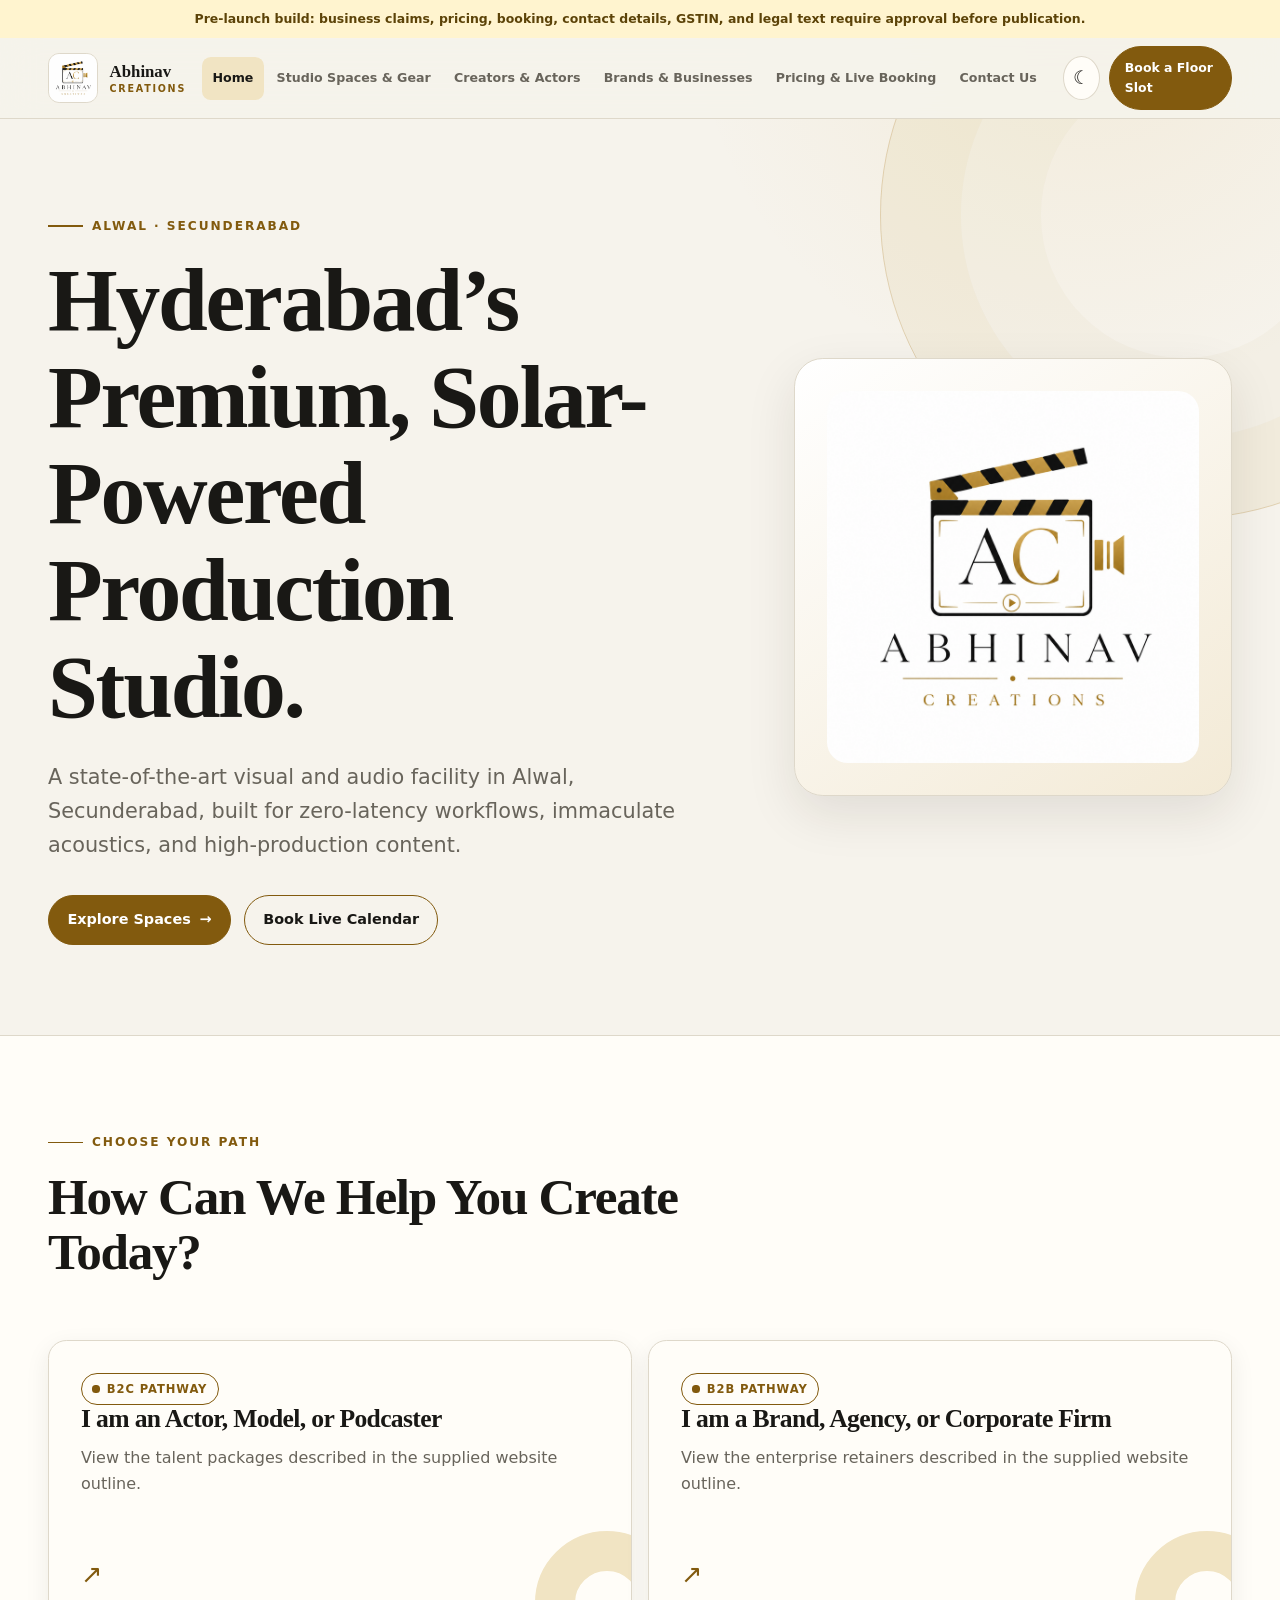
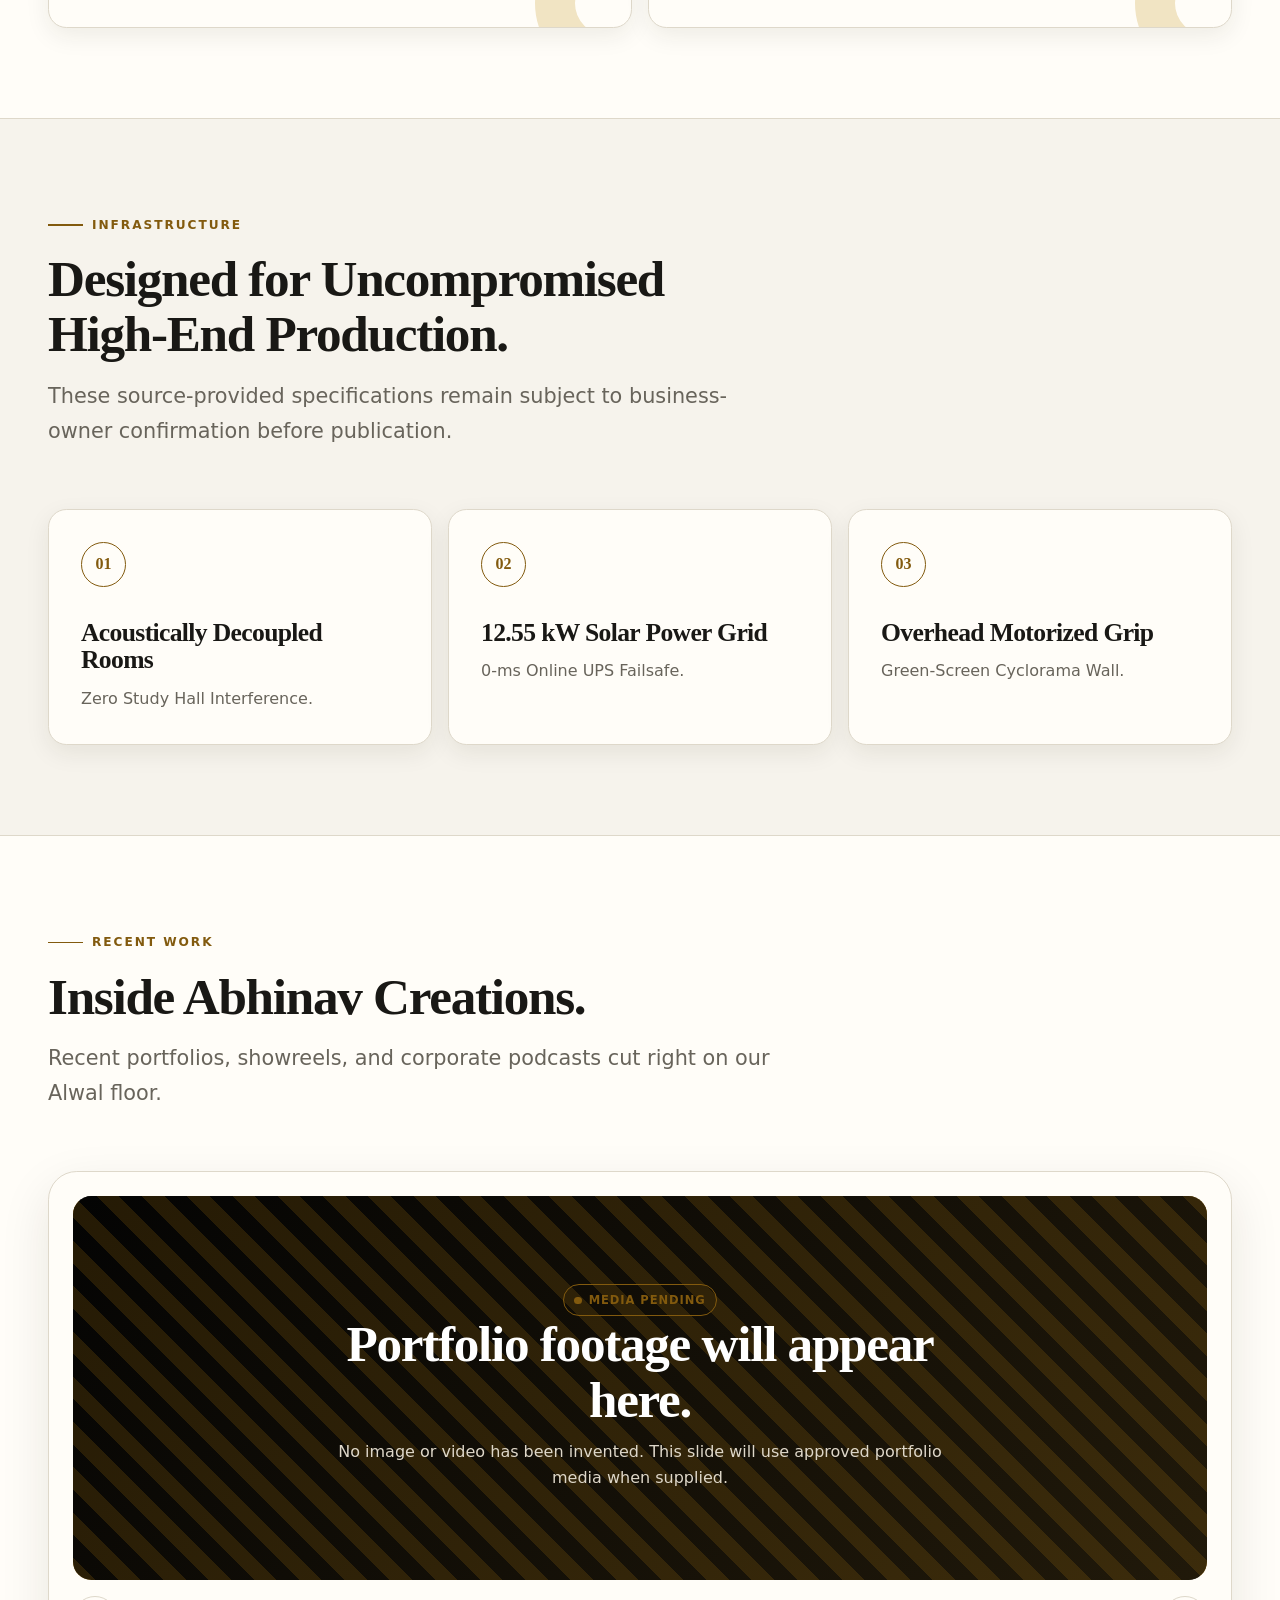
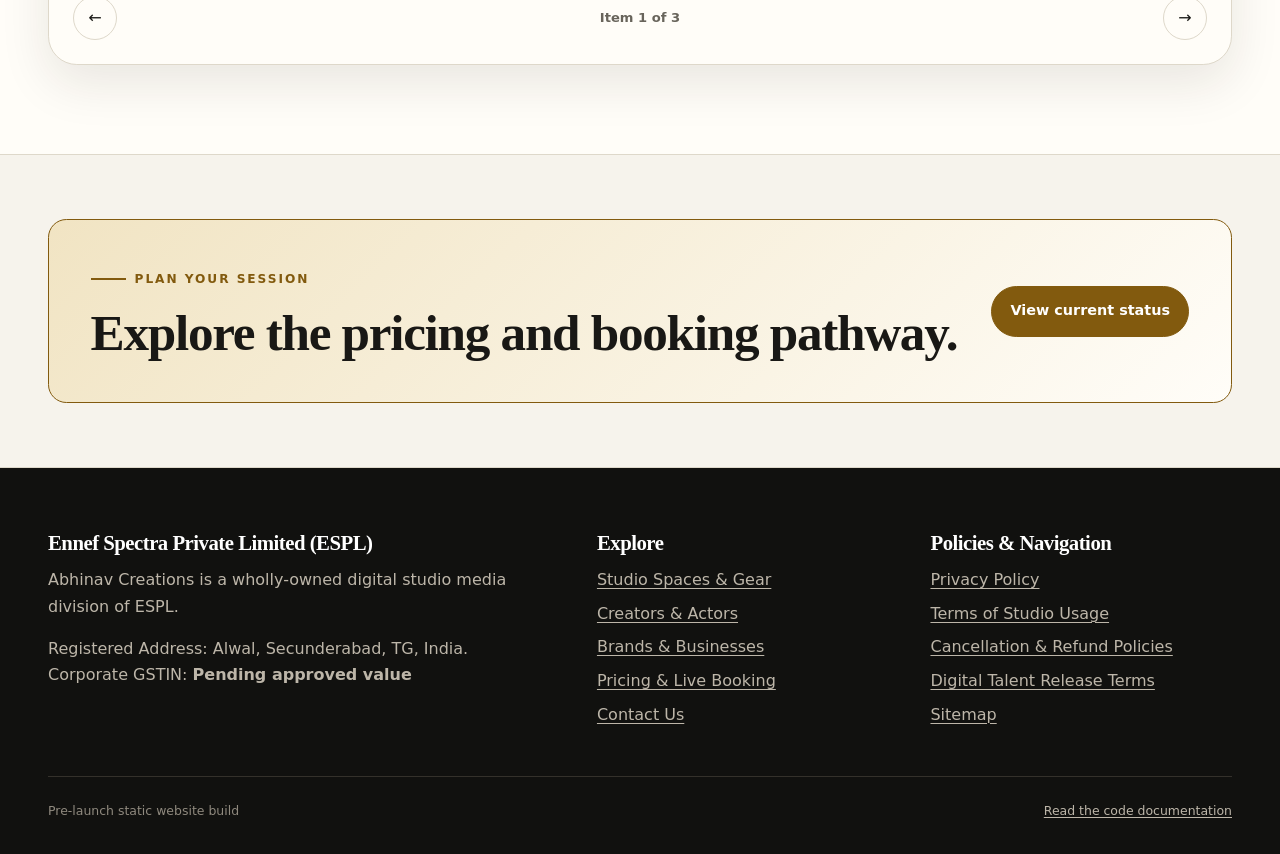
<file: index.html>
<!doctype html>
<html lang="en">
  <head>
    <meta charset="utf-8">
    <meta name="viewport" content="width=device-width, initial-scale=1">
    <meta name="description" content="Abhinav Creations production studio website pre-launch preview.">
    <meta name="color-scheme" content="light dark">
    <link rel="icon" href="assets/images/logo-160.png" type="image/png">
    <title>Abhinav Creations | Production Studio</title>

    <!--
      Apply a previously selected theme before the stylesheet paints the page.
      The try/catch keeps the page working when a browser blocks storage.
    -->
    <script>
      try {
        const savedTheme = localStorage.getItem("abhinav-creations-theme");
        if (savedTheme === "light" || savedTheme === "dark") {
          document.documentElement.dataset.theme = savedTheme;
        }
      } catch (_error) {}
    </script>

    <link rel="stylesheet" href="assets/css/styles.css">
    <script src="assets/js/main.js" defer></script>
  </head>
  <body>
    <!-- Keyboard users can bypass repeated navigation and reach the page content. -->
    <a class="skip-link" href="#main-content">Skip to main content</a>

    <!-- This pre-launch notice must remain until pending facts and services are approved. -->
    <div class="development-notice" role="status">
      Pre-launch build: business claims, pricing, booking, contact details, GSTIN, and legal text require approval before publication.
    </div>

    <!-- Shared sticky header. The same structure appears on every public page. -->
    <header class="site-header">
      <div class="container header-inner">
        <a class="brand" href="index.html" aria-label="Abhinav Creations home">
          <img src="assets/images/logo-160.png" alt="" width="160" height="160">
          <span class="brand-name">Abhinav<small>Creations</small></span>
        </a>

        <nav class="site-nav" id="primary-navigation" data-site-navigation aria-label="Primary navigation">
          <a href="index.html" aria-current="page">Home</a>
          <a href="studio-spaces.html">Studio Spaces &amp; Gear</a>
          <a href="creators-actors.html">Creators &amp; Actors</a>
          <a href="brands-businesses.html">Brands &amp; Businesses</a>
          <a href="pricing-booking.html">Pricing &amp; Live Booking</a>
          <a href="contact.html">Contact Us</a>
        </nav>

        <div class="header-actions">
          <button class="icon-button" type="button" data-theme-toggle aria-label="Switch color theme" aria-pressed="false">
            <span class="theme-icon" aria-hidden="true">☾</span>
          </button>
          <button class="menu-toggle" type="button" data-menu-toggle aria-controls="primary-navigation" aria-expanded="false" aria-label="Open navigation menu">
            <span aria-hidden="true">☰</span>
          </button>
          <a class="button button--compact" href="pricing-booking.html">Book a Floor Slot</a>
        </div>
      </div>
    </header>

    <main id="main-content">
      <!-- Hero Header Section - wording follows the supplied outline. -->
      <section class="hero">
        <div class="container hero-grid">
          <div class="hero-copy">
            <span class="eyebrow">Alwal · Secunderabad</span>
            <h1>Hyderabad’s Premium, Solar-Powered Production Studio.</h1>
            <p class="lead">A state-of-the-art visual and audio facility in Alwal, Secunderabad, built for zero-latency workflows, immaculate acoustics, and high-production content.</p>
            <div class="button-row">
              <a class="button" href="studio-spaces.html">Explore Spaces <span aria-hidden="true">→</span></a>
              <a class="button button--secondary" href="pricing-booking.html">Book Live Calendar</a>
            </div>
          </div>
          <div class="hero-brand-card" aria-label="Abhinav Creations brand mark">
            <img src="assets/images/logo-800.png" alt="Abhinav Creations logo" width="800" height="800">
          </div>
        </div>
      </section>

      <!-- Segment Splitter - directs B2C and B2B visitors to separate paths. -->
      <section class="section section--surface" aria-labelledby="audience-heading">
        <div class="container">
          <div class="section-heading">
            <span class="eyebrow">Choose your path</span>
            <h2 id="audience-heading">How Can We Help You Create Today?</h2>
          </div>
          <div class="grid grid--2">
            <a class="card path-card" href="creators-actors.html">
              <div>
                <span class="pending-label">B2C pathway</span>
                <h3>I am an Actor, Model, or Podcaster</h3>
                <p>View the talent packages described in the supplied website outline.</p>
              </div>
              <span class="path-arrow" aria-hidden="true">↗</span>
            </a>
            <a class="card path-card" href="brands-businesses.html">
              <div>
                <span class="pending-label">B2B pathway</span>
                <h3>I am a Brand, Agency, or Corporate Firm</h3>
                <p>View the enterprise retainers described in the supplied website outline.</p>
              </div>
              <span class="path-arrow" aria-hidden="true">↗</span>
            </a>
          </div>
        </div>
      </section>

      <!-- Infrastructure Highlights - claims require owner confirmation before launch. -->
      <section class="section" aria-labelledby="infrastructure-heading">
        <div class="container">
          <div class="section-heading">
            <span class="eyebrow">Infrastructure</span>
            <h2 id="infrastructure-heading">Designed for Uncompromised High-End Production.</h2>
            <p class="lead">These source-provided specifications remain subject to business-owner confirmation before publication.</p>
          </div>
          <div class="grid grid--3">
            <article class="card">
              <span class="card-number" aria-hidden="true">01</span>
              <h3>Acoustically Decoupled Rooms</h3>
              <p>Zero Study Hall Interference.</p>
            </article>
            <article class="card">
              <span class="card-number" aria-hidden="true">02</span>
              <h3>12.55 kW Solar Power Grid</h3>
              <p>0-ms Online UPS Failsafe.</p>
            </article>
            <article class="card">
              <span class="card-number" aria-hidden="true">03</span>
              <h3>Overhead Motorized Grip</h3>
              <p>Green-Screen Cyclorama Wall.</p>
            </article>
          </div>
        </div>
      </section>

      <!-- Social Proof Grid - working manual carousel with honest placeholders. -->
      <section class="section section--surface" aria-labelledby="portfolio-heading">
        <div class="container">
          <div class="section-heading">
            <span class="eyebrow">Recent work</span>
            <h2 id="portfolio-heading">Inside Abhinav Creations.</h2>
            <p class="lead">Recent portfolios, showreels, and corporate podcasts cut right on our Alwal floor.</p>
          </div>

          <div class="carousel" data-carousel tabindex="0" aria-label="Portfolio media placeholders">
            <div class="carousel-viewport">
              <article class="carousel-slide is-active" data-carousel-slide aria-hidden="false">
                <div>
                  <span class="pending-label">Media pending</span>
                  <h3>Portfolio footage will appear here.</h3>
                  <p>No image or video has been invented. This slide will use approved portfolio media when supplied.</p>
                </div>
              </article>
              <article class="carousel-slide" data-carousel-slide aria-hidden="true">
                <div>
                  <span class="pending-label">Media pending</span>
                  <h3>Showreel footage will appear here.</h3>
                  <p>The carousel interaction is complete; the final content is waiting for real source media.</p>
                </div>
              </article>
              <article class="carousel-slide" data-carousel-slide aria-hidden="true">
                <div>
                  <span class="pending-label">Media pending</span>
                  <h3>Corporate podcast footage will appear here.</h3>
                  <p>Approved videos can be embedded or optimized after their file sizes and hosting needs are reviewed.</p>
                </div>
              </article>
            </div>
            <div class="carousel-controls">
              <button class="icon-button" type="button" data-carousel-previous aria-label="Show previous media item">←</button>
              <span class="carousel-status" data-carousel-status aria-live="polite">Item 1 of 3</span>
              <button class="icon-button" type="button" data-carousel-next aria-label="Show next media item">→</button>
            </div>
          </div>
        </div>
      </section>

      <!-- Final page-level call to action routes to the non-transactional placeholder page. -->
      <section class="section--tight">
        <div class="container callout">
          <div>
            <span class="eyebrow">Plan your session</span>
            <h2>Explore the pricing and booking pathway.</h2>
          </div>
          <a class="button" href="pricing-booking.html">View current status</a>
        </div>
      </section>
    </main>

    <!-- Shared footer - only source-provided corporate details are shown. -->
    <footer class="site-footer">
      <div class="container">
        <div class="footer-grid">
          <div>
            <h2 class="footer-heading">Ennef Spectra Private Limited (ESPL)</h2>
            <p>Abhinav Creations is a wholly-owned digital studio media division of ESPL.</p>
            <p>Registered Address: Alwal, Secunderabad, TG, India.<br>Corporate GSTIN: <strong>Pending approved value</strong></p>
          </div>
          <div>
            <h2 class="footer-heading">Explore</h2>
            <ul class="footer-links">
              <li><a href="studio-spaces.html">Studio Spaces &amp; Gear</a></li>
              <li><a href="creators-actors.html">Creators &amp; Actors</a></li>
              <li><a href="brands-businesses.html">Brands &amp; Businesses</a></li>
              <li><a href="pricing-booking.html">Pricing &amp; Live Booking</a></li>
              <li><a href="contact.html">Contact Us</a></li>
            </ul>
          </div>
          <div>
            <h2 class="footer-heading">Policies &amp; Navigation</h2>
            <ul class="footer-links">
              <li><a href="privacy.html">Privacy Policy</a></li>
              <li><a href="studio-terms.html">Terms of Studio Usage</a></li>
              <li><a href="cancellation-refunds.html">Cancellation &amp; Refund Policies</a></li>
              <li><a href="talent-release.html">Digital Talent Release Terms</a></li>
              <li><a href="sitemap.html">Sitemap</a></li>
            </ul>
          </div>
        </div>
        <div class="footer-bottom">
          <span>Pre-launch static website build</span>
          <a href="documentation.md">Read the code documentation</a>
        </div>
      </div>
    </footer>
  </body>
</html>
</file>
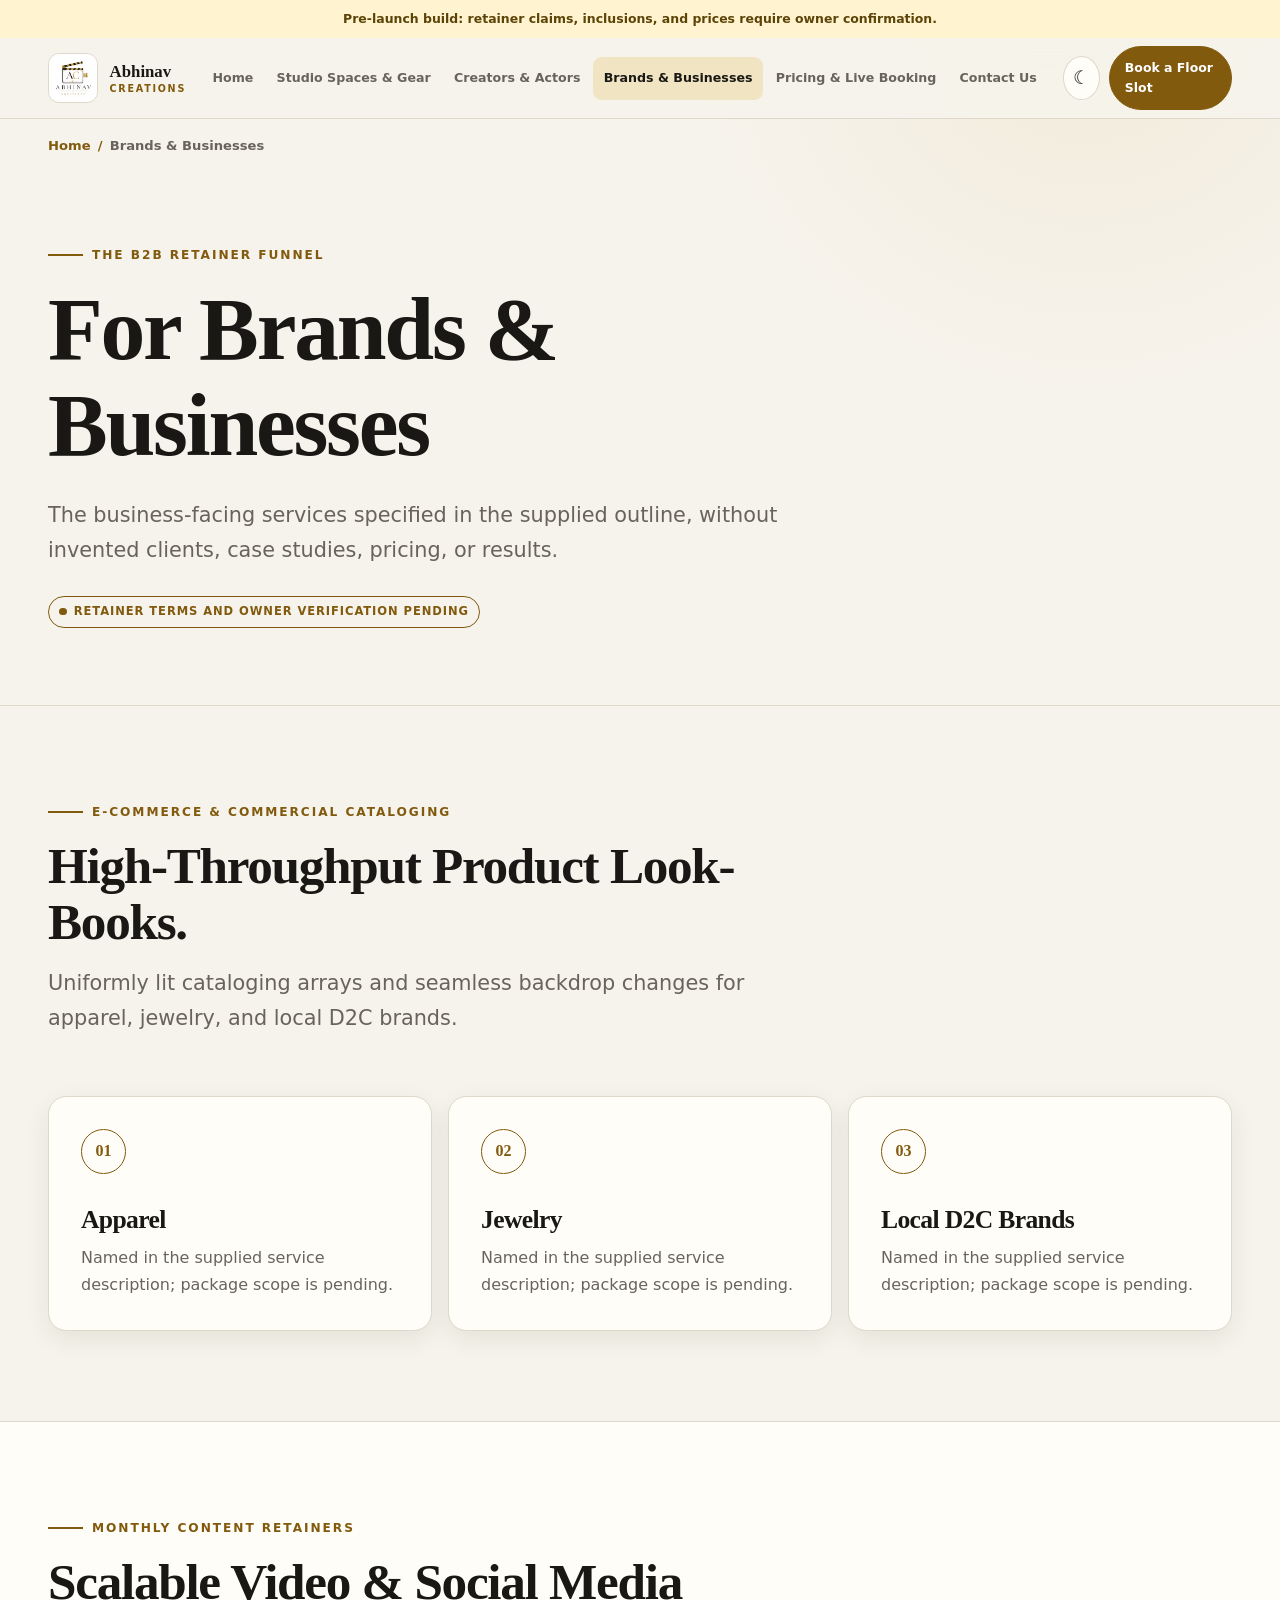
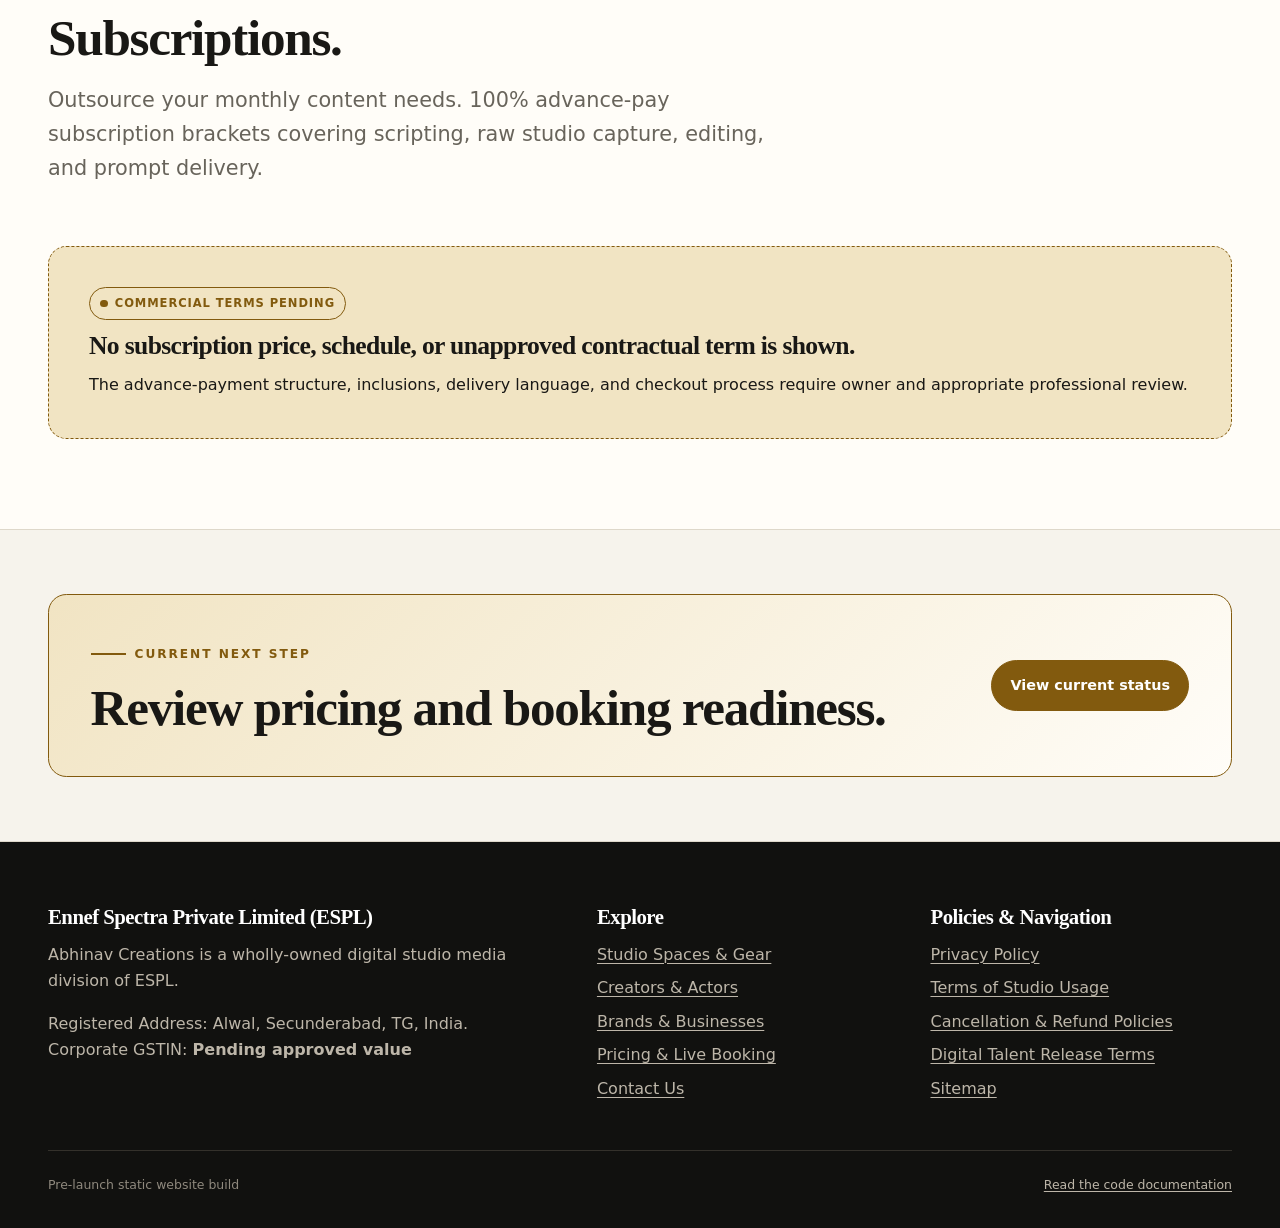
<file: brands-businesses.html>
<!doctype html>
<html lang="en">
  <head>
    <meta charset="utf-8"><meta name="viewport" content="width=device-width, initial-scale=1"><meta name="description" content="Source-provided services for brands and businesses at Abhinav Creations."><meta name="color-scheme" content="light dark"><link rel="icon" href="assets/images/logo-160.png" type="image/png">
    <title>For Brands &amp; Businesses | Abhinav Creations</title>
    <!-- Restore a valid saved theme before the stylesheet paints. -->
    <script>try{const t=localStorage.getItem("abhinav-creations-theme");if(t==="light"||t==="dark")document.documentElement.dataset.theme=t;}catch(_error){}</script>
    <link rel="stylesheet" href="assets/css/styles.css"><script src="assets/js/main.js" defer></script>
  </head>
  <body>
    <a class="skip-link" href="#main-content">Skip to main content</a>
    <div class="development-notice" role="status">Pre-launch build: retainer claims, inclusions, and prices require owner confirmation.</div>
    <!-- Shared navigation. -->
    <header class="site-header"><div class="container header-inner"><a class="brand" href="index.html" aria-label="Abhinav Creations home"><img src="assets/images/logo-160.png" alt="" width="160" height="160"><span class="brand-name">Abhinav<small>Creations</small></span></a><nav class="site-nav" id="primary-navigation" data-site-navigation aria-label="Primary navigation"><a href="index.html">Home</a><a href="studio-spaces.html">Studio Spaces &amp; Gear</a><a href="creators-actors.html">Creators &amp; Actors</a><a href="brands-businesses.html" aria-current="page">Brands &amp; Businesses</a><a href="pricing-booking.html">Pricing &amp; Live Booking</a><a href="contact.html">Contact Us</a></nav><div class="header-actions"><button class="icon-button" type="button" data-theme-toggle aria-label="Switch color theme" aria-pressed="false"><span class="theme-icon" aria-hidden="true">☾</span></button><button class="menu-toggle" type="button" data-menu-toggle aria-controls="primary-navigation" aria-expanded="false" aria-label="Open navigation menu"><span aria-hidden="true">☰</span></button><a class="button button--compact" href="pricing-booking.html">Book a Floor Slot</a></div></div></header>

    <main id="main-content">
      <nav class="breadcrumbs container" aria-label="Breadcrumb"><ol><li><a href="index.html">Home</a></li><li aria-current="page">Brands &amp; Businesses</li></ol></nav>
      <!-- B2B introduction. -->
      <section class="page-hero"><div class="container"><span class="eyebrow">The B2B retainer funnel</span><h1>For Brands &amp; Businesses</h1><p class="lead">The business-facing services specified in the supplied outline, without invented clients, case studies, pricing, or results.</p><span class="pending-label">Retainer terms and owner verification pending</span></div></section>

      <!-- E-Commerce & Commercial Cataloging -->
      <section class="section" aria-labelledby="catalog-heading"><div class="container"><div class="section-heading"><span class="eyebrow">E-Commerce &amp; Commercial Cataloging</span><h2 id="catalog-heading">High-Throughput Product Look-Books.</h2><p class="lead">Uniformly lit cataloging arrays and seamless backdrop changes for apparel, jewelry, and local D2C brands.</p></div><div class="grid grid--3"><article class="card"><span class="card-number" aria-hidden="true">01</span><h3>Apparel</h3><p>Named in the supplied service description; package scope is pending.</p></article><article class="card"><span class="card-number" aria-hidden="true">02</span><h3>Jewelry</h3><p>Named in the supplied service description; package scope is pending.</p></article><article class="card"><span class="card-number" aria-hidden="true">03</span><h3>Local D2C Brands</h3><p>Named in the supplied service description; package scope is pending.</p></article></div></div></section>

      <!-- Monthly Content Retainers -->
      <section class="section section--surface" aria-labelledby="retainer-heading"><div class="container"><div class="section-heading"><span class="eyebrow">Monthly Content Retainers</span><h2 id="retainer-heading">Scalable Video &amp; Social Media Subscriptions.</h2><p class="lead">Outsource your monthly content needs. 100% advance-pay subscription brackets covering scripting, raw studio capture, editing, and prompt delivery.</p></div><article class="pending-panel"><span class="pending-label">Commercial terms pending</span><h3>No subscription price, schedule, or unapproved contractual term is shown.</h3><p>The advance-payment structure, inclusions, delivery language, and checkout process require owner and appropriate professional review.</p></article></div></section>

      <section class="section--tight"><div class="container callout"><div><span class="eyebrow">Current next step</span><h2>Review pricing and booking readiness.</h2></div><a class="button" href="pricing-booking.html">View current status</a></div></section>
    </main>

    <!-- Shared corporate/legal footer. -->
    <footer class="site-footer"><div class="container"><div class="footer-grid"><div><h2 class="footer-heading">Ennef Spectra Private Limited (ESPL)</h2><p>Abhinav Creations is a wholly-owned digital studio media division of ESPL.</p><p>Registered Address: Alwal, Secunderabad, TG, India.<br>Corporate GSTIN: <strong>Pending approved value</strong></p></div><div><h2 class="footer-heading">Explore</h2><ul class="footer-links"><li><a href="studio-spaces.html">Studio Spaces &amp; Gear</a></li><li><a href="creators-actors.html">Creators &amp; Actors</a></li><li><a href="brands-businesses.html">Brands &amp; Businesses</a></li><li><a href="pricing-booking.html">Pricing &amp; Live Booking</a></li><li><a href="contact.html">Contact Us</a></li></ul></div><div><h2 class="footer-heading">Policies &amp; Navigation</h2><ul class="footer-links"><li><a href="privacy.html">Privacy Policy</a></li><li><a href="studio-terms.html">Terms of Studio Usage</a></li><li><a href="cancellation-refunds.html">Cancellation &amp; Refund Policies</a></li><li><a href="talent-release.html">Digital Talent Release Terms</a></li><li><a href="sitemap.html">Sitemap</a></li></ul></div></div><div class="footer-bottom"><span>Pre-launch static website build</span><a href="documentation.md">Read the code documentation</a></div></div></footer>
  </body>
</html>
</file>
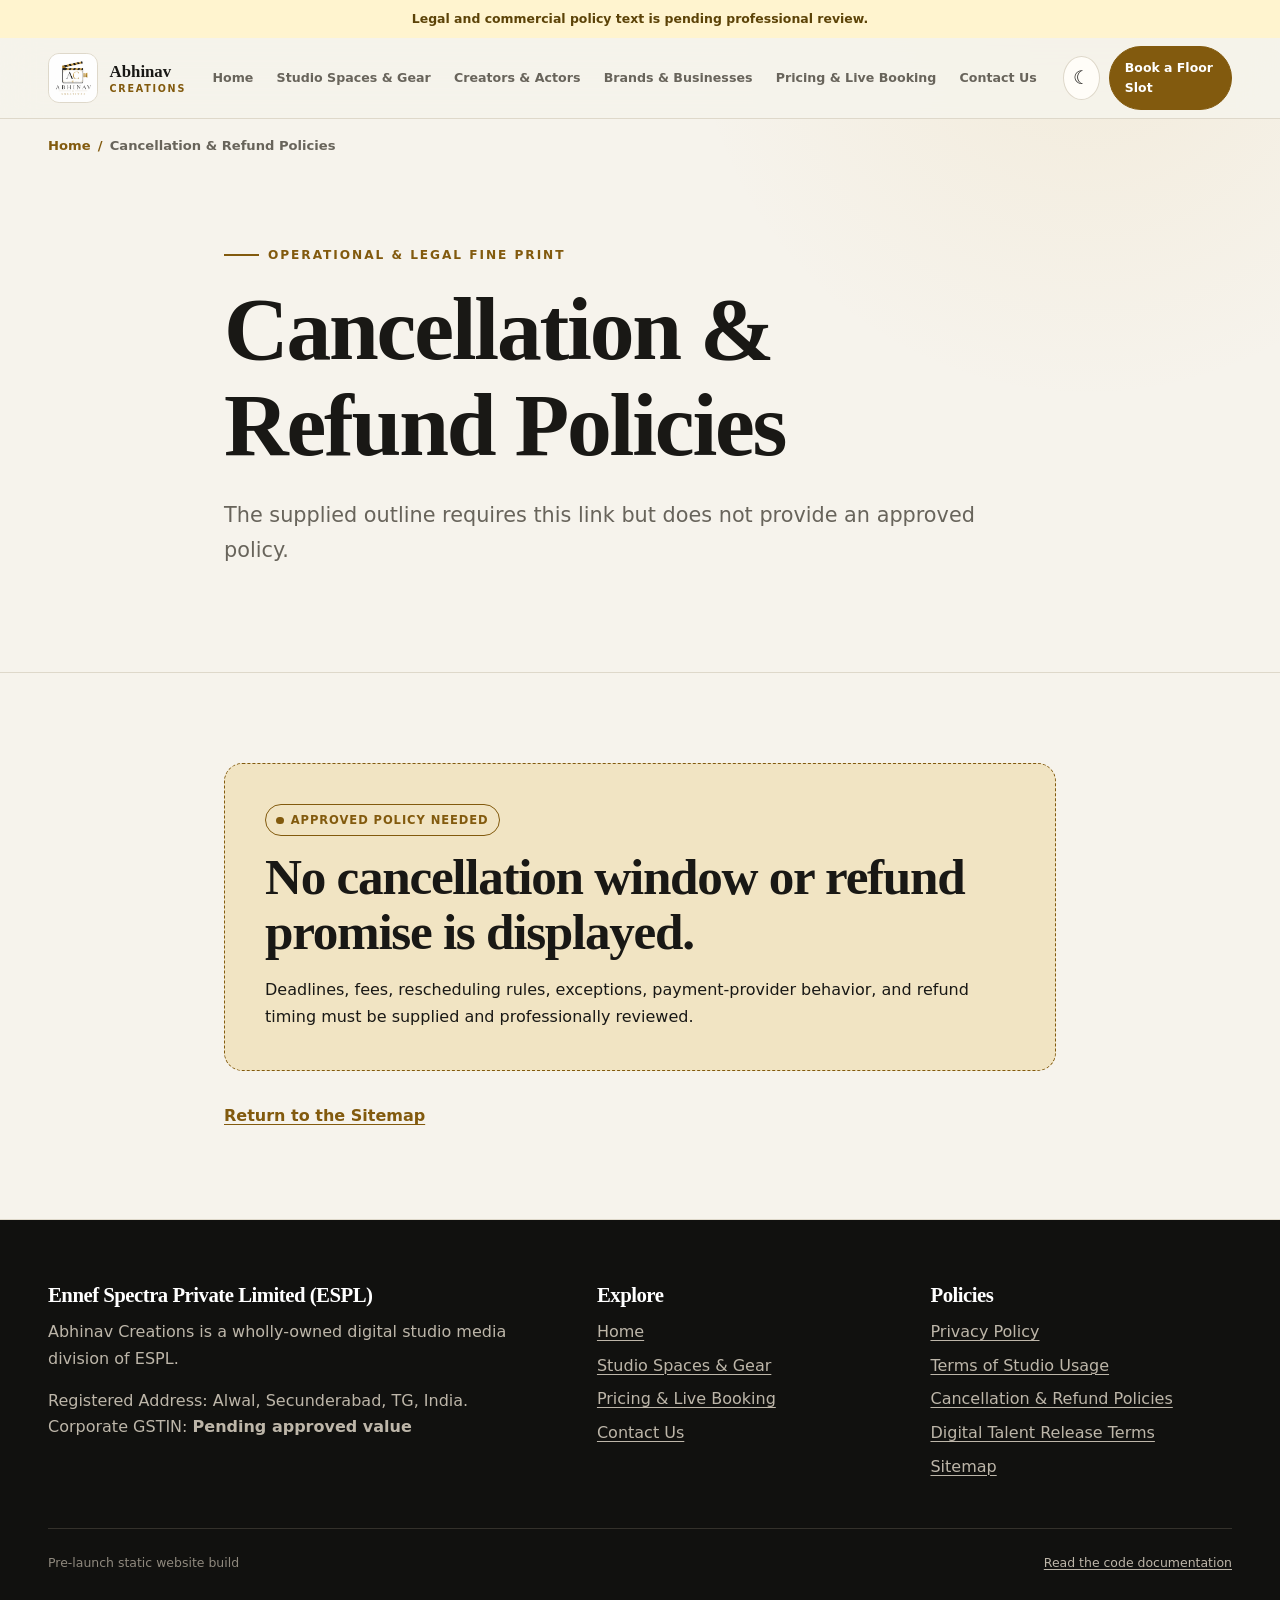
<file: cancellation-refunds.html>
<!doctype html>
<html lang="en">
  <head>
    <meta charset="utf-8"><meta name="viewport" content="width=device-width, initial-scale=1"><meta name="description" content="Cancellation and refund policy status for the Abhinav Creations pre-launch website."><meta name="color-scheme" content="light dark"><link rel="icon" href="assets/images/logo-160.png" type="image/png"><title>Cancellation &amp; Refund Policies | Abhinav Creations</title>
    <!-- Early theme restoration prevents an avoidable theme flash. -->
    <script>try{const t=localStorage.getItem("abhinav-creations-theme");if(t==="light"||t==="dark")document.documentElement.dataset.theme=t;}catch(_error){}</script><link rel="stylesheet" href="assets/css/styles.css"><script src="assets/js/main.js" defer></script>
  </head>
  <body><a class="skip-link" href="#main-content">Skip to main content</a><div class="development-notice" role="status">Legal and commercial policy text is pending professional review.</div>
    <!-- Shared header. -->
    <header class="site-header"><div class="container header-inner"><a class="brand" href="index.html" aria-label="Abhinav Creations home"><img src="assets/images/logo-160.png" alt="" width="160" height="160"><span class="brand-name">Abhinav<small>Creations</small></span></a><nav class="site-nav" id="primary-navigation" data-site-navigation aria-label="Primary navigation"><a href="index.html">Home</a><a href="studio-spaces.html">Studio Spaces &amp; Gear</a><a href="creators-actors.html">Creators &amp; Actors</a><a href="brands-businesses.html">Brands &amp; Businesses</a><a href="pricing-booking.html">Pricing &amp; Live Booking</a><a href="contact.html">Contact Us</a></nav><div class="header-actions"><button class="icon-button" type="button" data-theme-toggle aria-label="Switch color theme" aria-pressed="false"><span class="theme-icon" aria-hidden="true">☾</span></button><button class="menu-toggle" type="button" data-menu-toggle aria-controls="primary-navigation" aria-expanded="false" aria-label="Open navigation menu"><span aria-hidden="true">☰</span></button><a class="button button--compact" href="pricing-booking.html">Book a Floor Slot</a></div></div></header>
    <!-- Required page shell with no invented refund amounts or deadlines. -->
    <main id="main-content"><nav class="breadcrumbs container" aria-label="Breadcrumb"><ol><li><a href="index.html">Home</a></li><li aria-current="page">Cancellation &amp; Refund Policies</li></ol></nav><section class="page-hero"><div class="container legal-shell"><span class="eyebrow">Operational &amp; Legal Fine Print</span><h1>Cancellation &amp; Refund Policies</h1><p class="lead">The supplied outline requires this link but does not provide an approved policy.</p></div></section><section class="section"><div class="container legal-shell"><article class="pending-panel"><span class="pending-label">Approved policy needed</span><h2>No cancellation window or refund promise is displayed.</h2><p>Deadlines, fees, rescheduling rules, exceptions, payment-provider behavior, and refund timing must be supplied and professionally reviewed.</p></article><a class="text-link" href="sitemap.html">Return to the Sitemap</a></div></section></main>
    <footer class="site-footer"><div class="container"><div class="footer-grid"><div><h2 class="footer-heading">Ennef Spectra Private Limited (ESPL)</h2><p>Abhinav Creations is a wholly-owned digital studio media division of ESPL.</p><p>Registered Address: Alwal, Secunderabad, TG, India.<br>Corporate GSTIN: <strong>Pending approved value</strong></p></div><div><h2 class="footer-heading">Explore</h2><ul class="footer-links"><li><a href="index.html">Home</a></li><li><a href="studio-spaces.html">Studio Spaces &amp; Gear</a></li><li><a href="pricing-booking.html">Pricing &amp; Live Booking</a></li><li><a href="contact.html">Contact Us</a></li></ul></div><div><h2 class="footer-heading">Policies</h2><ul class="footer-links"><li><a href="privacy.html">Privacy Policy</a></li><li><a href="studio-terms.html">Terms of Studio Usage</a></li><li><a href="cancellation-refunds.html">Cancellation &amp; Refund Policies</a></li><li><a href="talent-release.html">Digital Talent Release Terms</a></li><li><a href="sitemap.html">Sitemap</a></li></ul></div></div><div class="footer-bottom"><span>Pre-launch static website build</span><a href="documentation.md">Read the code documentation</a></div></div></footer>
  </body>
</html>
</file>
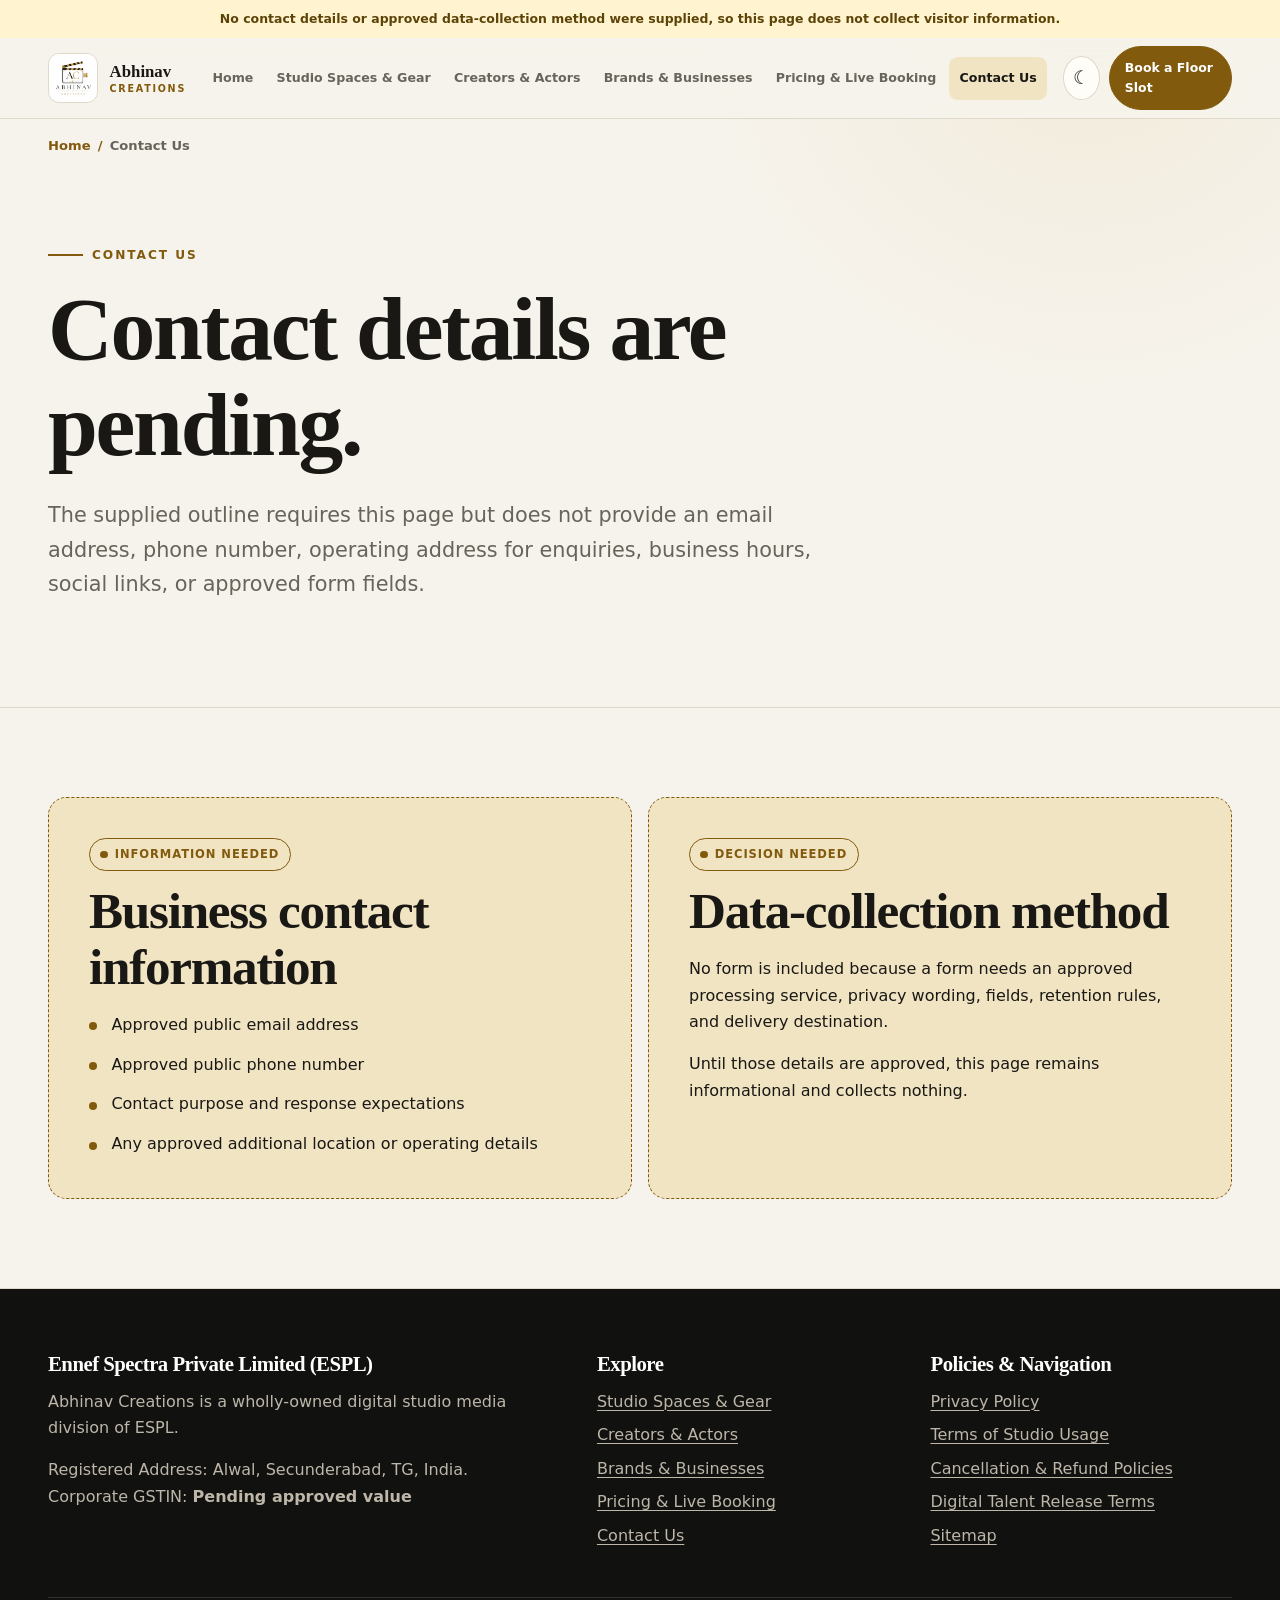
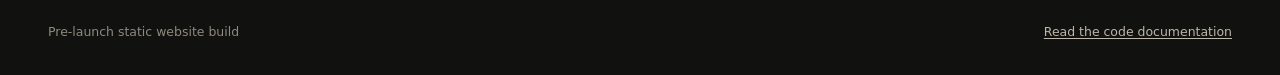
<file: contact.html>
<!doctype html>
<html lang="en">
  <head>
    <meta charset="utf-8"><meta name="viewport" content="width=device-width, initial-scale=1"><meta name="description" content="Pre-launch Contact Us page for Abhinav Creations."><meta name="color-scheme" content="light dark"><link rel="icon" href="assets/images/logo-160.png" type="image/png">
    <title>Contact Us | Abhinav Creations</title>
    <!-- Restore a valid saved theme before the stylesheet paints. -->
    <script>try{const t=localStorage.getItem("abhinav-creations-theme");if(t==="light"||t==="dark")document.documentElement.dataset.theme=t;}catch(_error){}</script>
    <link rel="stylesheet" href="assets/css/styles.css"><script src="assets/js/main.js" defer></script>
  </head>
  <body>
    <a class="skip-link" href="#main-content">Skip to main content</a>
    <div class="development-notice" role="status">No contact details or approved data-collection method were supplied, so this page does not collect visitor information.</div>
    <!-- Shared navigation. -->
    <header class="site-header"><div class="container header-inner"><a class="brand" href="index.html" aria-label="Abhinav Creations home"><img src="assets/images/logo-160.png" alt="" width="160" height="160"><span class="brand-name">Abhinav<small>Creations</small></span></a><nav class="site-nav" id="primary-navigation" data-site-navigation aria-label="Primary navigation"><a href="index.html">Home</a><a href="studio-spaces.html">Studio Spaces &amp; Gear</a><a href="creators-actors.html">Creators &amp; Actors</a><a href="brands-businesses.html">Brands &amp; Businesses</a><a href="pricing-booking.html">Pricing &amp; Live Booking</a><a href="contact.html" aria-current="page">Contact Us</a></nav><div class="header-actions"><button class="icon-button" type="button" data-theme-toggle aria-label="Switch color theme" aria-pressed="false"><span class="theme-icon" aria-hidden="true">☾</span></button><button class="menu-toggle" type="button" data-menu-toggle aria-controls="primary-navigation" aria-expanded="false" aria-label="Open navigation menu"><span aria-hidden="true">☰</span></button><a class="button button--compact" href="pricing-booking.html">Book a Floor Slot</a></div></div></header>

    <main id="main-content">
      <nav class="breadcrumbs container" aria-label="Breadcrumb"><ol><li><a href="index.html">Home</a></li><li aria-current="page">Contact Us</li></ol></nav>
      <!-- The Word outline names Contact Us but provides no internal content. -->
      <section class="page-hero"><div class="container"><span class="eyebrow">Contact Us</span><h1>Contact details are pending.</h1><p class="lead">The supplied outline requires this page but does not provide an email address, phone number, operating address for enquiries, business hours, social links, or approved form fields.</p></div></section>
      <section class="section"><div class="container grid grid--2"><article class="pending-panel"><span class="pending-label">Information needed</span><h2>Business contact information</h2><ul class="feature-list"><li>Approved public email address</li><li>Approved public phone number</li><li>Contact purpose and response expectations</li><li>Any approved additional location or operating details</li></ul></article><article class="pending-panel"><span class="pending-label">Decision needed</span><h2>Data-collection method</h2><p>No form is included because a form needs an approved processing service, privacy wording, fields, retention rules, and delivery destination.</p><p>Until those details are approved, this page remains informational and collects nothing.</p></article></div></section>
    </main>

    <!-- Shared corporate/legal footer. -->
    <footer class="site-footer"><div class="container"><div class="footer-grid"><div><h2 class="footer-heading">Ennef Spectra Private Limited (ESPL)</h2><p>Abhinav Creations is a wholly-owned digital studio media division of ESPL.</p><p>Registered Address: Alwal, Secunderabad, TG, India.<br>Corporate GSTIN: <strong>Pending approved value</strong></p></div><div><h2 class="footer-heading">Explore</h2><ul class="footer-links"><li><a href="studio-spaces.html">Studio Spaces &amp; Gear</a></li><li><a href="creators-actors.html">Creators &amp; Actors</a></li><li><a href="brands-businesses.html">Brands &amp; Businesses</a></li><li><a href="pricing-booking.html">Pricing &amp; Live Booking</a></li><li><a href="contact.html">Contact Us</a></li></ul></div><div><h2 class="footer-heading">Policies &amp; Navigation</h2><ul class="footer-links"><li><a href="privacy.html">Privacy Policy</a></li><li><a href="studio-terms.html">Terms of Studio Usage</a></li><li><a href="cancellation-refunds.html">Cancellation &amp; Refund Policies</a></li><li><a href="talent-release.html">Digital Talent Release Terms</a></li><li><a href="sitemap.html">Sitemap</a></li></ul></div></div><div class="footer-bottom"><span>Pre-launch static website build</span><a href="documentation.md">Read the code documentation</a></div></div></footer>
  </body>
</html>
</file>
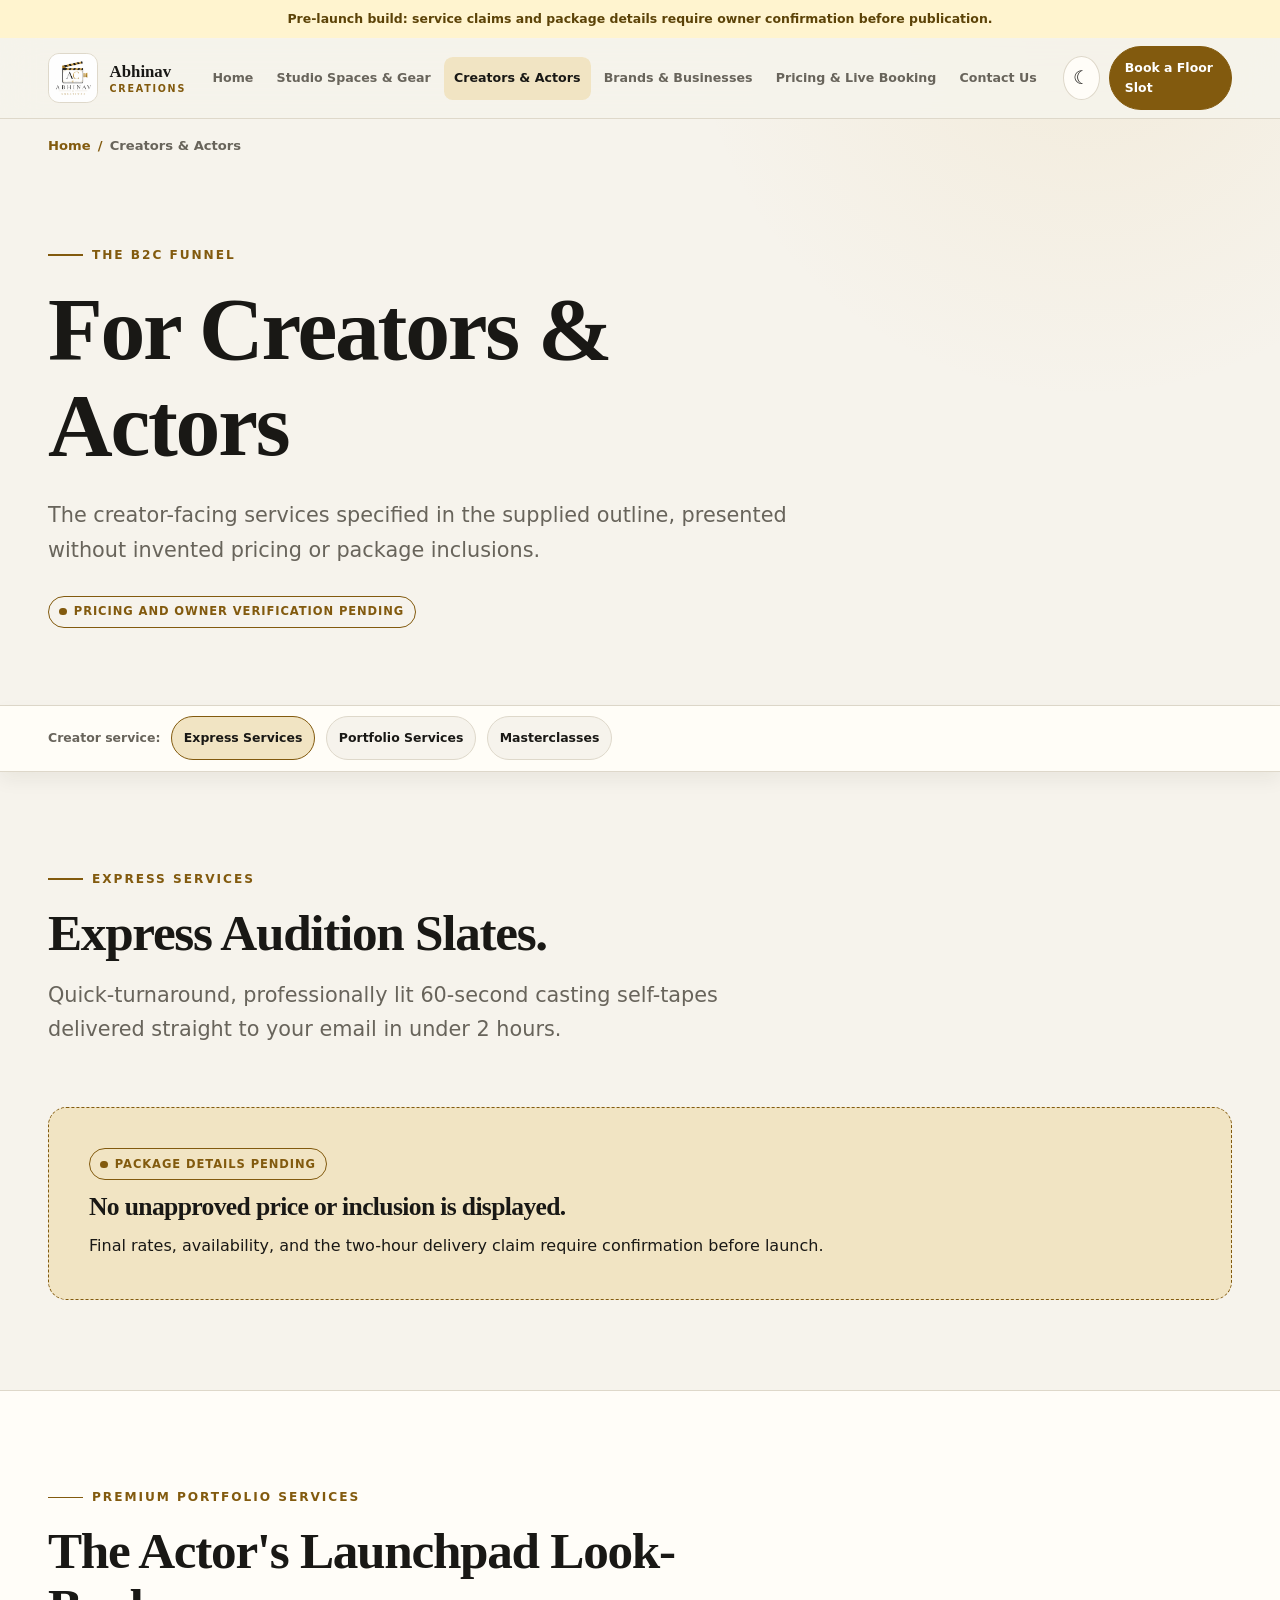
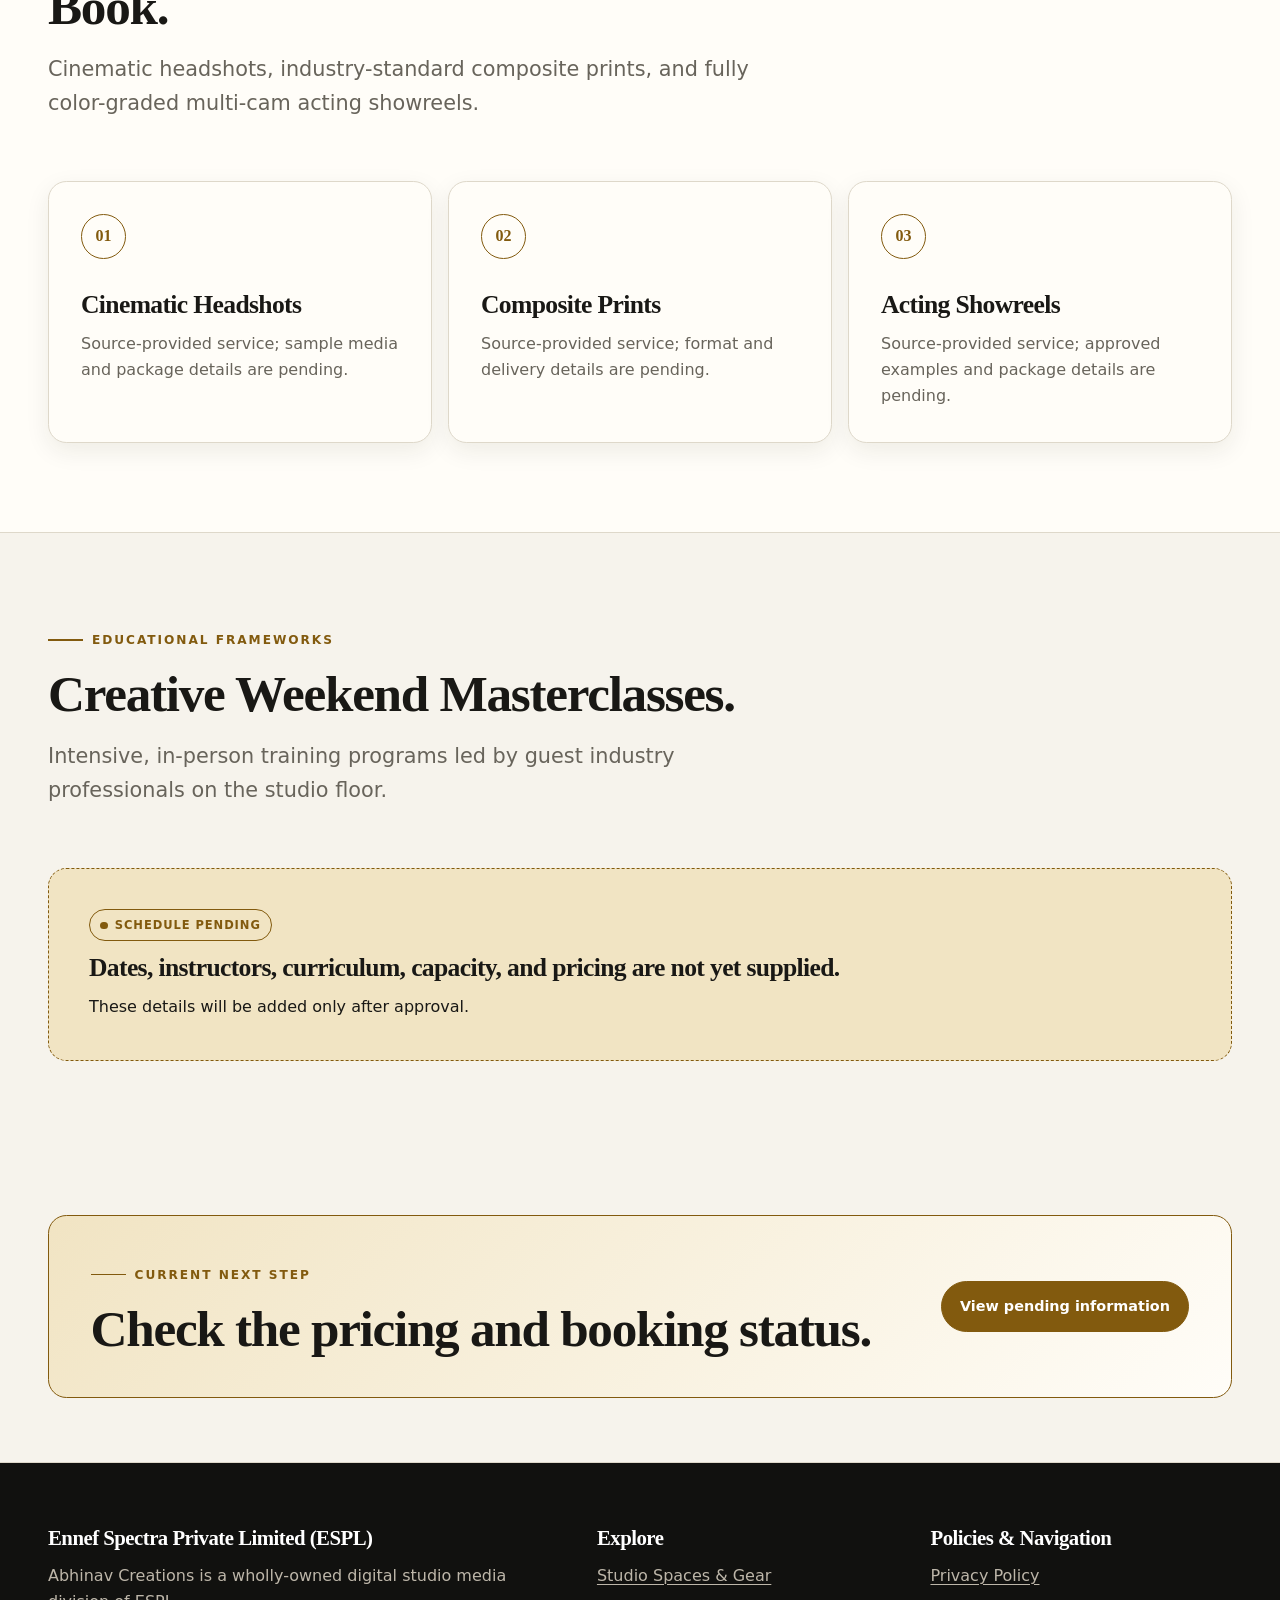
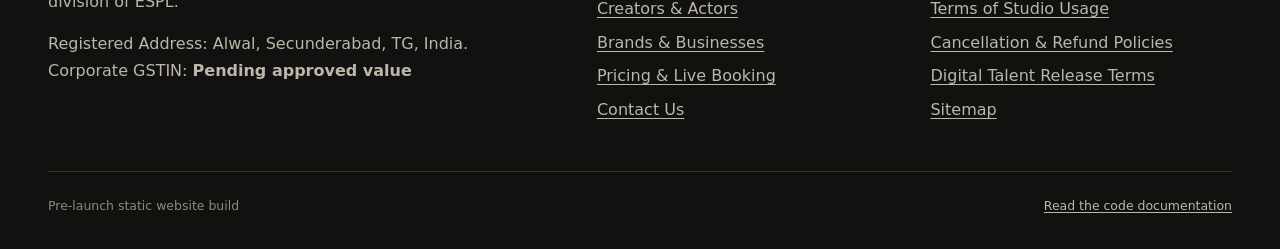
<file: creators-actors.html>
<!doctype html>
<html lang="en" class="has-section-navigation">
  <head>
    <meta charset="utf-8"><meta name="viewport" content="width=device-width, initial-scale=1"><meta name="description" content="Source-provided services for creators and actors at Abhinav Creations."><meta name="color-scheme" content="light dark"><link rel="icon" href="assets/images/logo-160.png" type="image/png">
    <title>For Creators &amp; Actors | Abhinav Creations</title>
    <!-- Restore a valid saved theme before the stylesheet paints. -->
    <script>try{const t=localStorage.getItem("abhinav-creations-theme");if(t==="light"||t==="dark")document.documentElement.dataset.theme=t;}catch(_error){}</script>
    <link rel="stylesheet" href="assets/css/styles.css"><script src="assets/js/main.js" defer></script>
  </head>
  <body>
    <a class="skip-link" href="#main-content">Skip to main content</a>
    <div class="development-notice" role="status">Pre-launch build: service claims and package details require owner confirmation before publication.</div>
    <!-- Shared navigation. -->
    <header class="site-header"><div class="container header-inner">
      <a class="brand" href="index.html" aria-label="Abhinav Creations home"><img src="assets/images/logo-160.png" alt="" width="160" height="160"><span class="brand-name">Abhinav<small>Creations</small></span></a>
      <nav class="site-nav" id="primary-navigation" data-site-navigation aria-label="Primary navigation"><a href="index.html">Home</a><a href="studio-spaces.html">Studio Spaces &amp; Gear</a><a href="creators-actors.html" aria-current="page">Creators &amp; Actors</a><a href="brands-businesses.html">Brands &amp; Businesses</a><a href="pricing-booking.html">Pricing &amp; Live Booking</a><a href="contact.html">Contact Us</a></nav>
      <div class="header-actions"><button class="icon-button" type="button" data-theme-toggle aria-label="Switch color theme" aria-pressed="false"><span class="theme-icon" aria-hidden="true">☾</span></button><button class="menu-toggle" type="button" data-menu-toggle aria-controls="primary-navigation" aria-expanded="false" aria-label="Open navigation menu"><span aria-hidden="true">☰</span></button><a class="button button--compact" href="pricing-booking.html">Book a Floor Slot</a></div>
    </div></header>

    <main id="main-content">
      <nav class="breadcrumbs container" aria-label="Breadcrumb"><ol><li><a href="index.html">Home</a></li><li aria-current="page">Creators &amp; Actors</li></ol></nav>
      <!-- B2C introduction. -->
      <section class="page-hero"><div class="container"><span class="eyebrow">The B2C funnel</span><h1>For Creators &amp; Actors</h1><p class="lead">The creator-facing services specified in the supplied outline, presented without invented pricing or package inclusions.</p><span class="pending-label">Pricing and owner verification pending</span></div></section>

      <!-- Shared persistent section navigation; see the expanded comment on the Studio page. -->
      <nav class="section-jump-shell" data-section-navigation aria-label="Creator services section navigation">
        <div class="container section-jump" data-section-links>
          <span class="section-jump-label">Creator service:</span>
          <a href="#express-services">Express Services</a>
          <a href="#portfolio-services">Portfolio Services</a>
          <a href="#masterclasses">Masterclasses</a>
        </div>
      </nav>

      <!-- Express Services -->
      <section class="section" id="express-services" aria-labelledby="express-heading"><div class="container"><div class="section-heading"><span class="eyebrow">Express Services</span><h2 id="express-heading">Express Audition Slates.</h2><p class="lead">Quick-turnaround, professionally lit 60-second casting self-tapes delivered straight to your email in under 2 hours.</p></div><article class="pending-panel"><span class="pending-label">Package details pending</span><h3>No unapproved price or inclusion is displayed.</h3><p>Final rates, availability, and the two-hour delivery claim require confirmation before launch.</p></article></div></section>

      <!-- Premium Portfolio Services -->
      <section class="section section--surface" id="portfolio-services" aria-labelledby="portfolio-services-heading"><div class="container"><div class="section-heading"><span class="eyebrow">Premium Portfolio Services</span><h2 id="portfolio-services-heading">The Actor's Launchpad Look-Book.</h2><p class="lead">Cinematic headshots, industry-standard composite prints, and fully color-graded multi-cam acting showreels.</p></div><div class="grid grid--3"><article class="card"><span class="card-number" aria-hidden="true">01</span><h3>Cinematic Headshots</h3><p>Source-provided service; sample media and package details are pending.</p></article><article class="card"><span class="card-number" aria-hidden="true">02</span><h3>Composite Prints</h3><p>Source-provided service; format and delivery details are pending.</p></article><article class="card"><span class="card-number" aria-hidden="true">03</span><h3>Acting Showreels</h3><p>Source-provided service; approved examples and package details are pending.</p></article></div></div></section>

      <!-- Educational Frameworks -->
      <section class="section" id="masterclasses" aria-labelledby="education-heading"><div class="container"><div class="section-heading"><span class="eyebrow">Educational Frameworks</span><h2 id="education-heading">Creative Weekend Masterclasses.</h2><p class="lead">Intensive, in-person training programs led by guest industry professionals on the studio floor.</p></div><article class="pending-panel"><span class="pending-label">Schedule pending</span><h3>Dates, instructors, curriculum, capacity, and pricing are not yet supplied.</h3><p>These details will be added only after approval.</p></article></div></section>

      <section class="section--tight"><div class="container callout"><div><span class="eyebrow">Current next step</span><h2>Check the pricing and booking status.</h2></div><a class="button" href="pricing-booking.html">View pending information</a></div></section>
    </main>

    <!-- Shared corporate/legal footer. -->
    <footer class="site-footer"><div class="container"><div class="footer-grid"><div><h2 class="footer-heading">Ennef Spectra Private Limited (ESPL)</h2><p>Abhinav Creations is a wholly-owned digital studio media division of ESPL.</p><p>Registered Address: Alwal, Secunderabad, TG, India.<br>Corporate GSTIN: <strong>Pending approved value</strong></p></div><div><h2 class="footer-heading">Explore</h2><ul class="footer-links"><li><a href="studio-spaces.html">Studio Spaces &amp; Gear</a></li><li><a href="creators-actors.html">Creators &amp; Actors</a></li><li><a href="brands-businesses.html">Brands &amp; Businesses</a></li><li><a href="pricing-booking.html">Pricing &amp; Live Booking</a></li><li><a href="contact.html">Contact Us</a></li></ul></div><div><h2 class="footer-heading">Policies &amp; Navigation</h2><ul class="footer-links"><li><a href="privacy.html">Privacy Policy</a></li><li><a href="studio-terms.html">Terms of Studio Usage</a></li><li><a href="cancellation-refunds.html">Cancellation &amp; Refund Policies</a></li><li><a href="talent-release.html">Digital Talent Release Terms</a></li><li><a href="sitemap.html">Sitemap</a></li></ul></div></div><div class="footer-bottom"><span>Pre-launch static website build</span><a href="documentation.md">Read the code documentation</a></div></div></footer>
  </body>
</html>
</file>
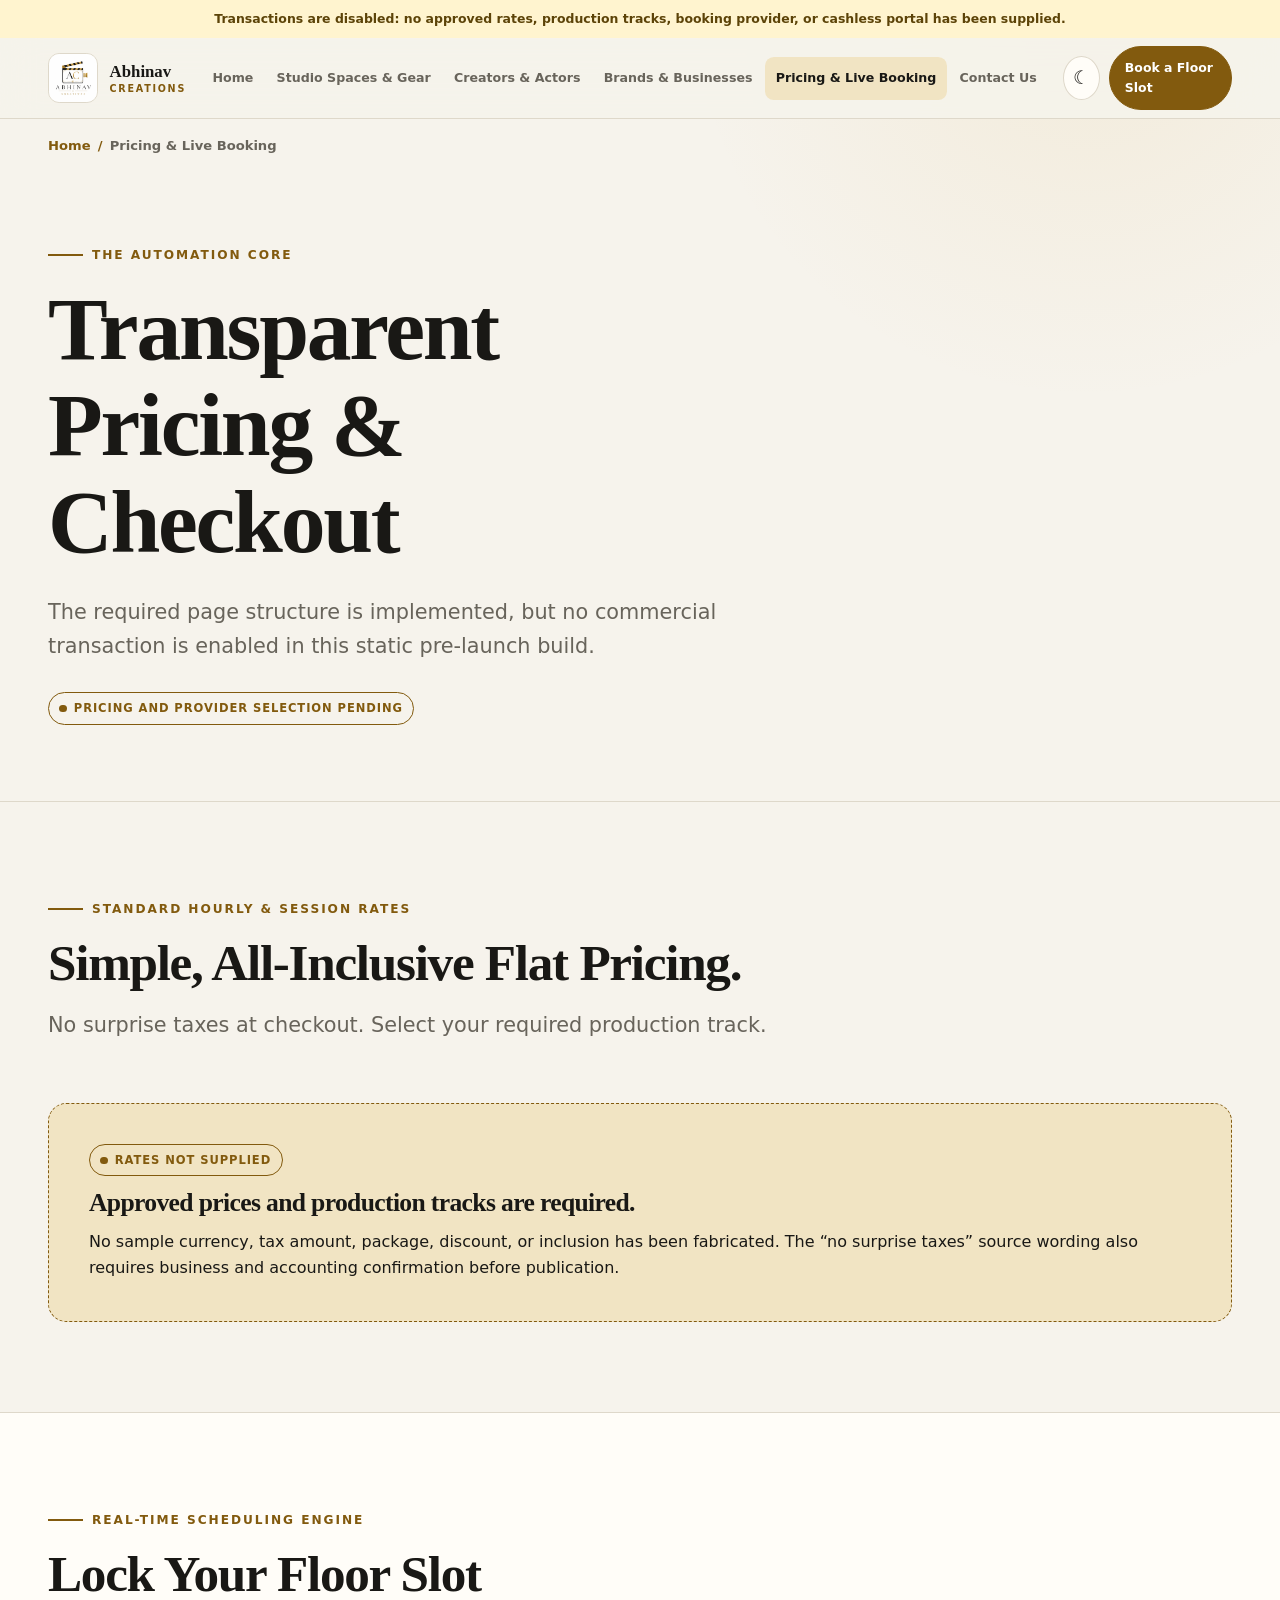
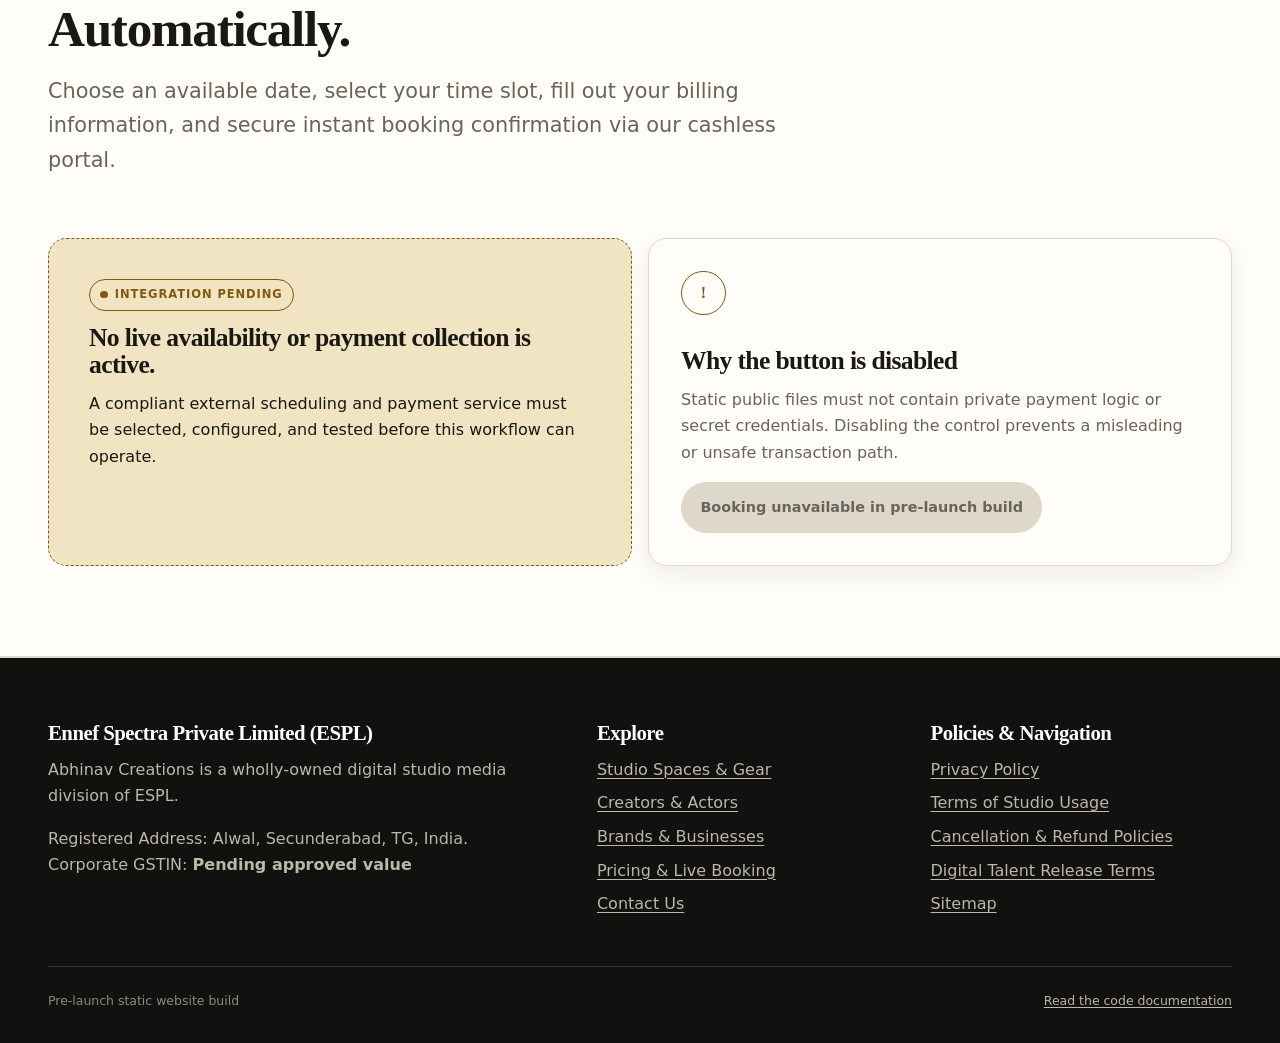
<file: pricing-booking.html>
<!doctype html>
<html lang="en">
  <head>
    <meta charset="utf-8"><meta name="viewport" content="width=device-width, initial-scale=1"><meta name="description" content="Pre-launch pricing and live booking status for Abhinav Creations."><meta name="color-scheme" content="light dark"><link rel="icon" href="assets/images/logo-160.png" type="image/png">
    <title>Pricing &amp; Live Booking | Abhinav Creations</title>
    <!-- Restore a valid saved theme before the stylesheet paints. -->
    <script>try{const t=localStorage.getItem("abhinav-creations-theme");if(t==="light"||t==="dark")document.documentElement.dataset.theme=t;}catch(_error){}</script>
    <link rel="stylesheet" href="assets/css/styles.css"><script src="assets/js/main.js" defer></script>
  </head>
  <body>
    <a class="skip-link" href="#main-content">Skip to main content</a>
    <div class="development-notice" role="status">Transactions are disabled: no approved rates, production tracks, booking provider, or cashless portal has been supplied.</div>
    <!-- Shared navigation. -->
    <header class="site-header"><div class="container header-inner"><a class="brand" href="index.html" aria-label="Abhinav Creations home"><img src="assets/images/logo-160.png" alt="" width="160" height="160"><span class="brand-name">Abhinav<small>Creations</small></span></a><nav class="site-nav" id="primary-navigation" data-site-navigation aria-label="Primary navigation"><a href="index.html">Home</a><a href="studio-spaces.html">Studio Spaces &amp; Gear</a><a href="creators-actors.html">Creators &amp; Actors</a><a href="brands-businesses.html">Brands &amp; Businesses</a><a href="pricing-booking.html" aria-current="page">Pricing &amp; Live Booking</a><a href="contact.html">Contact Us</a></nav><div class="header-actions"><button class="icon-button" type="button" data-theme-toggle aria-label="Switch color theme" aria-pressed="false"><span class="theme-icon" aria-hidden="true">☾</span></button><button class="menu-toggle" type="button" data-menu-toggle aria-controls="primary-navigation" aria-expanded="false" aria-label="Open navigation menu"><span aria-hidden="true">☰</span></button><a class="button button--compact" href="#booking-status">Book a Floor Slot</a></div></div></header>

    <main id="main-content">
      <nav class="breadcrumbs container" aria-label="Breadcrumb"><ol><li><a href="index.html">Home</a></li><li aria-current="page">Pricing &amp; Live Booking</li></ol></nav>
      <!-- Pricing/checkout introduction from the supplied outline. -->
      <section class="page-hero"><div class="container"><span class="eyebrow">The automation core</span><h1>Transparent Pricing &amp; Checkout</h1><p class="lead">The required page structure is implemented, but no commercial transaction is enabled in this static pre-launch build.</p><span class="pending-label">Pricing and provider selection pending</span></div></section>

      <!-- Standard Hourly & Session Rates -->
      <section class="section" aria-labelledby="rates-heading"><div class="container"><div class="section-heading"><span class="eyebrow">Standard Hourly &amp; Session Rates</span><h2 id="rates-heading">Simple, All-Inclusive Flat Pricing.</h2><p class="lead">No surprise taxes at checkout. Select your required production track.</p></div><article class="pending-panel"><span class="pending-label">Rates not supplied</span><h3>Approved prices and production tracks are required.</h3><p>No sample currency, tax amount, package, discount, or inclusion has been fabricated. The “no surprise taxes” source wording also requires business and accounting confirmation before publication.</p></article></div></section>

      <!-- Real-Time Scheduling Engine -->
      <section class="section section--surface" id="booking-status" aria-labelledby="booking-heading"><div class="container"><div class="section-heading"><span class="eyebrow">Real-Time Scheduling Engine</span><h2 id="booking-heading">Lock Your Floor Slot Automatically.</h2><p class="lead">Choose an available date, select your time slot, fill out your billing information, and secure instant booking confirmation via our cashless portal.</p></div><div class="grid grid--2"><article class="pending-panel"><span class="pending-label">Integration pending</span><h3>No live availability or payment collection is active.</h3><p>A compliant external scheduling and payment service must be selected, configured, and tested before this workflow can operate.</p></article><article class="card"><span class="card-number" aria-hidden="true">!</span><h3>Why the button is disabled</h3><p>Static public files must not contain private payment logic or secret credentials. Disabling the control prevents a misleading or unsafe transaction path.</p><button class="button" type="button" disabled>Booking unavailable in pre-launch build</button></article></div></div></section>
    </main>

    <!-- Shared corporate/legal footer. -->
    <footer class="site-footer"><div class="container"><div class="footer-grid"><div><h2 class="footer-heading">Ennef Spectra Private Limited (ESPL)</h2><p>Abhinav Creations is a wholly-owned digital studio media division of ESPL.</p><p>Registered Address: Alwal, Secunderabad, TG, India.<br>Corporate GSTIN: <strong>Pending approved value</strong></p></div><div><h2 class="footer-heading">Explore</h2><ul class="footer-links"><li><a href="studio-spaces.html">Studio Spaces &amp; Gear</a></li><li><a href="creators-actors.html">Creators &amp; Actors</a></li><li><a href="brands-businesses.html">Brands &amp; Businesses</a></li><li><a href="pricing-booking.html">Pricing &amp; Live Booking</a></li><li><a href="contact.html">Contact Us</a></li></ul></div><div><h2 class="footer-heading">Policies &amp; Navigation</h2><ul class="footer-links"><li><a href="privacy.html">Privacy Policy</a></li><li><a href="studio-terms.html">Terms of Studio Usage</a></li><li><a href="cancellation-refunds.html">Cancellation &amp; Refund Policies</a></li><li><a href="talent-release.html">Digital Talent Release Terms</a></li><li><a href="sitemap.html">Sitemap</a></li></ul></div></div><div class="footer-bottom"><span>Pre-launch static website build</span><a href="documentation.md">Read the code documentation</a></div></div></footer>
  </body>
</html>
</file>
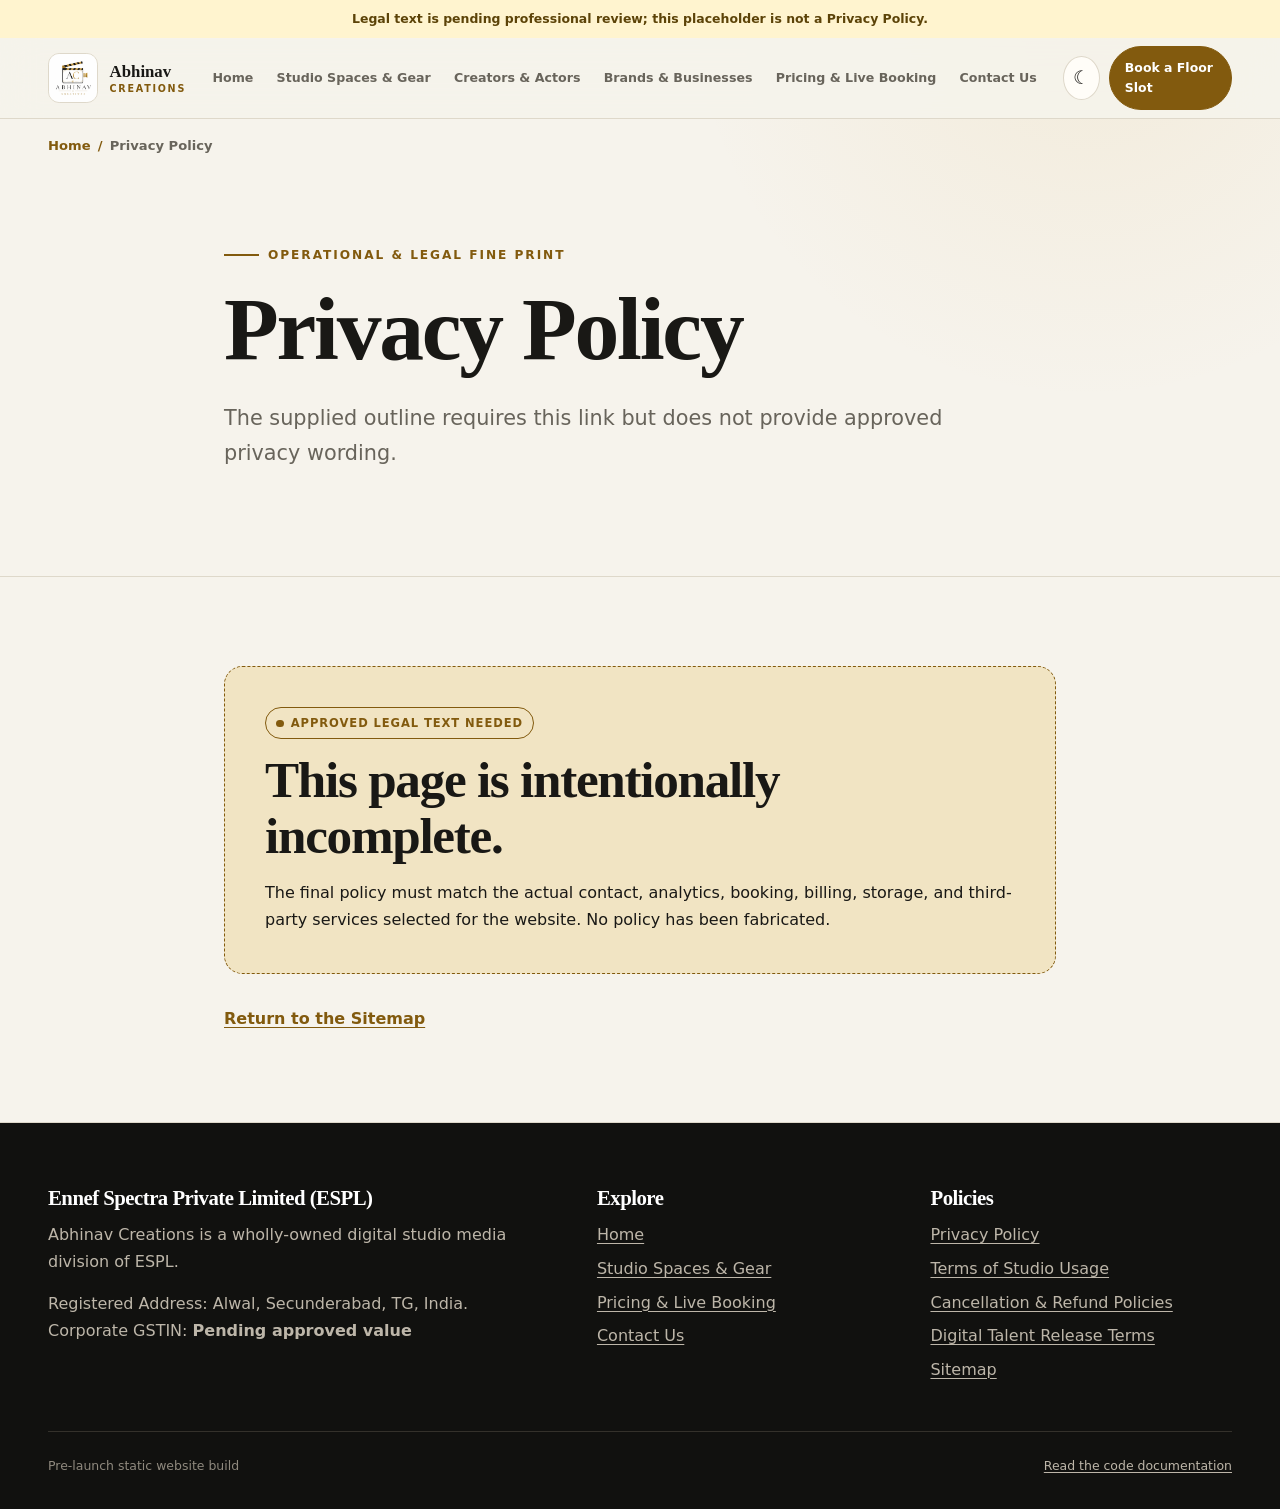
<file: privacy.html>
<!doctype html>
<html lang="en">
  <head>
    <meta charset="utf-8"><meta name="viewport" content="width=device-width, initial-scale=1"><meta name="description" content="Privacy Policy status for the Abhinav Creations pre-launch website."><meta name="color-scheme" content="light dark"><link rel="icon" href="assets/images/logo-160.png" type="image/png"><title>Privacy Policy | Abhinav Creations</title>
    <!-- Early theme restoration prevents an avoidable theme flash. -->
    <script>try{const t=localStorage.getItem("abhinav-creations-theme");if(t==="light"||t==="dark")document.documentElement.dataset.theme=t;}catch(_error){}</script><link rel="stylesheet" href="assets/css/styles.css"><script src="assets/js/main.js" defer></script>
  </head>
  <body><a class="skip-link" href="#main-content">Skip to main content</a><div class="development-notice" role="status">Legal text is pending professional review; this placeholder is not a Privacy Policy.</div>
    <!-- Shared header. -->
    <header class="site-header"><div class="container header-inner"><a class="brand" href="index.html" aria-label="Abhinav Creations home"><img src="assets/images/logo-160.png" alt="" width="160" height="160"><span class="brand-name">Abhinav<small>Creations</small></span></a><nav class="site-nav" id="primary-navigation" data-site-navigation aria-label="Primary navigation"><a href="index.html">Home</a><a href="studio-spaces.html">Studio Spaces &amp; Gear</a><a href="creators-actors.html">Creators &amp; Actors</a><a href="brands-businesses.html">Brands &amp; Businesses</a><a href="pricing-booking.html">Pricing &amp; Live Booking</a><a href="contact.html">Contact Us</a></nav><div class="header-actions"><button class="icon-button" type="button" data-theme-toggle aria-label="Switch color theme" aria-pressed="false"><span class="theme-icon" aria-hidden="true">☾</span></button><button class="menu-toggle" type="button" data-menu-toggle aria-controls="primary-navigation" aria-expanded="false" aria-label="Open navigation menu"><span aria-hidden="true">☰</span></button><a class="button button--compact" href="pricing-booking.html">Book a Floor Slot</a></div></div></header>
    <!-- No legal wording is invented; only the missing-input status is shown. -->
    <main id="main-content"><nav class="breadcrumbs container" aria-label="Breadcrumb"><ol><li><a href="index.html">Home</a></li><li aria-current="page">Privacy Policy</li></ol></nav><section class="page-hero"><div class="container legal-shell"><span class="eyebrow">Operational &amp; Legal Fine Print</span><h1>Privacy Policy</h1><p class="lead">The supplied outline requires this link but does not provide approved privacy wording.</p></div></section><section class="section"><div class="container legal-shell"><article class="pending-panel"><span class="pending-label">Approved legal text needed</span><h2>This page is intentionally incomplete.</h2><p>The final policy must match the actual contact, analytics, booking, billing, storage, and third-party services selected for the website. No policy has been fabricated.</p></article><a class="text-link" href="sitemap.html">Return to the Sitemap</a></div></section></main>
    <!-- Compact shared footer. -->
    <footer class="site-footer"><div class="container"><div class="footer-grid"><div><h2 class="footer-heading">Ennef Spectra Private Limited (ESPL)</h2><p>Abhinav Creations is a wholly-owned digital studio media division of ESPL.</p><p>Registered Address: Alwal, Secunderabad, TG, India.<br>Corporate GSTIN: <strong>Pending approved value</strong></p></div><div><h2 class="footer-heading">Explore</h2><ul class="footer-links"><li><a href="index.html">Home</a></li><li><a href="studio-spaces.html">Studio Spaces &amp; Gear</a></li><li><a href="pricing-booking.html">Pricing &amp; Live Booking</a></li><li><a href="contact.html">Contact Us</a></li></ul></div><div><h2 class="footer-heading">Policies</h2><ul class="footer-links"><li><a href="privacy.html">Privacy Policy</a></li><li><a href="studio-terms.html">Terms of Studio Usage</a></li><li><a href="cancellation-refunds.html">Cancellation &amp; Refund Policies</a></li><li><a href="talent-release.html">Digital Talent Release Terms</a></li><li><a href="sitemap.html">Sitemap</a></li></ul></div></div><div class="footer-bottom"><span>Pre-launch static website build</span><a href="documentation.md">Read the code documentation</a></div></div></footer>
  </body>
</html>
</file>
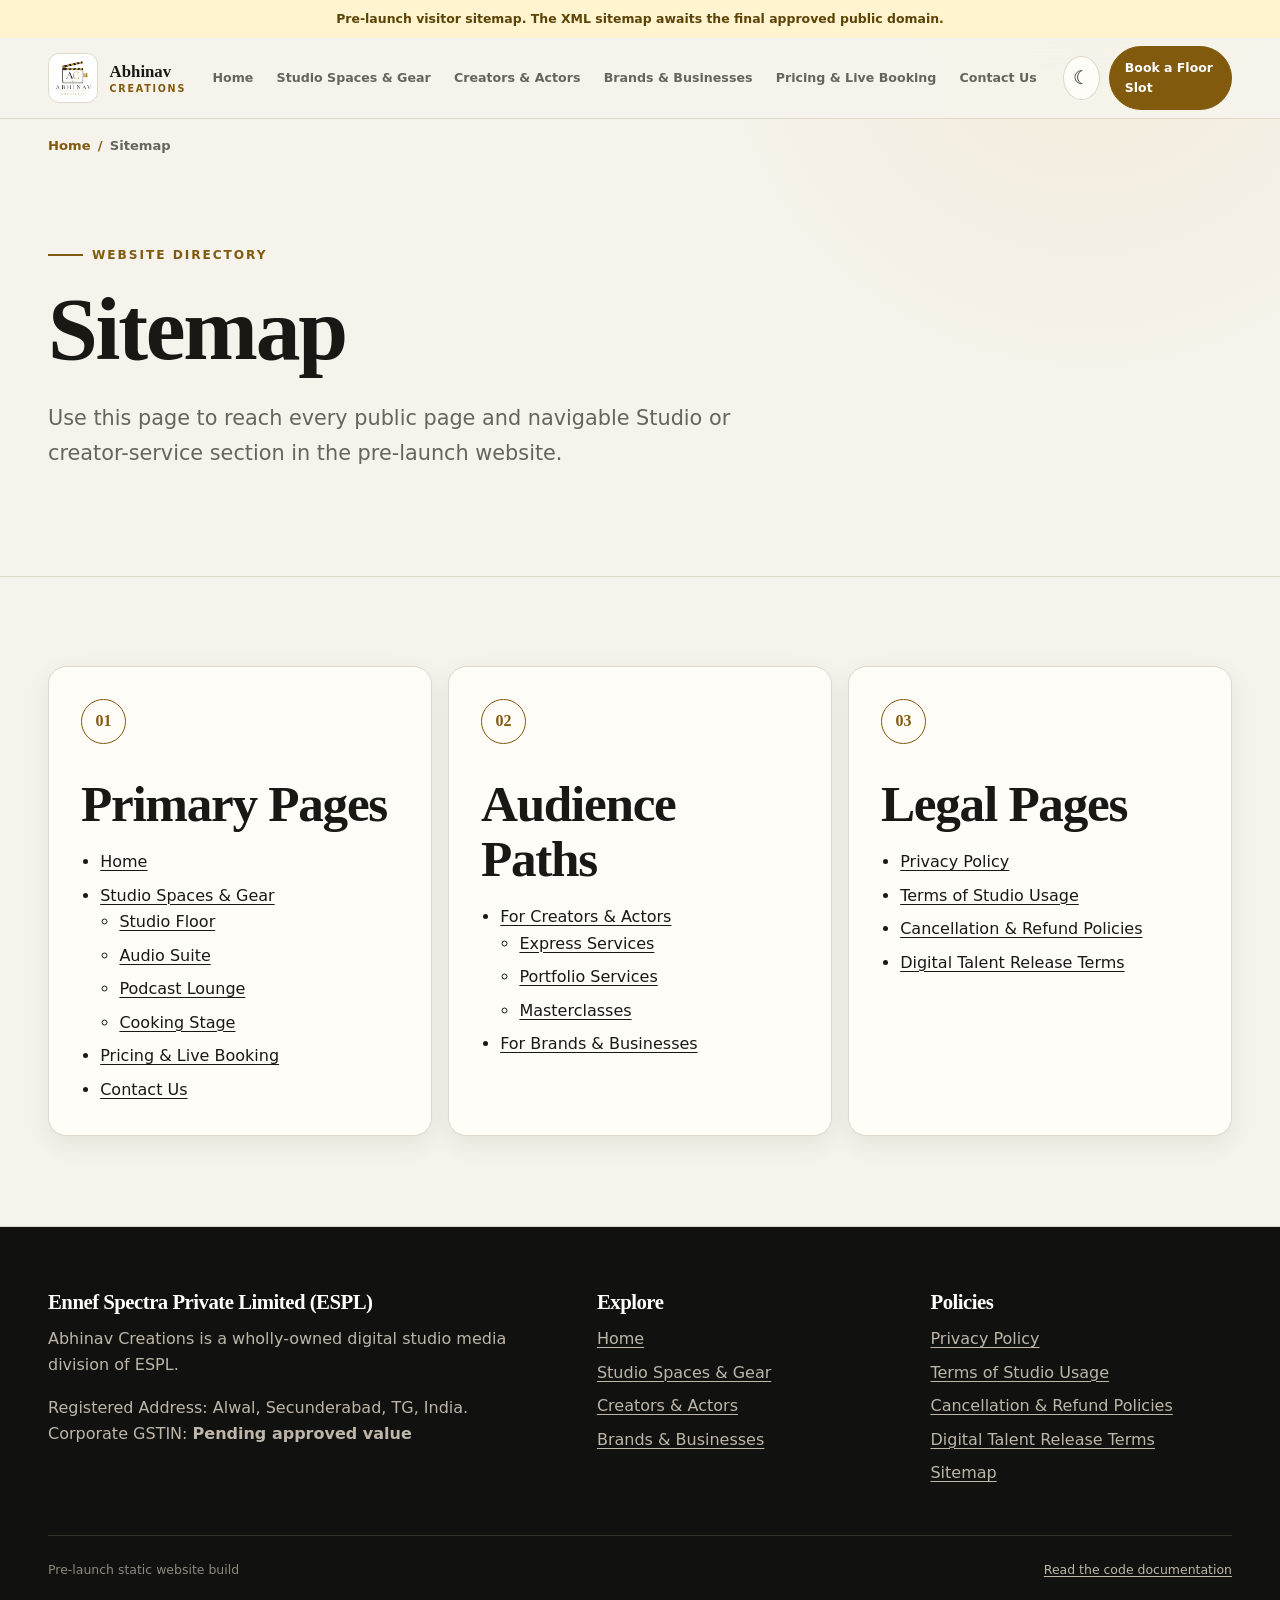
<file: sitemap.html>
<!doctype html>
<html lang="en">
  <head>
    <meta charset="utf-8"><meta name="viewport" content="width=device-width, initial-scale=1"><meta name="description" content="Visitor-facing directory of Abhinav Creations website pages."><meta name="color-scheme" content="light dark"><link rel="icon" href="assets/images/logo-160.png" type="image/png"><title>Sitemap | Abhinav Creations</title>
    <!-- Restore a valid saved theme before the stylesheet paints. -->
    <script>try{const t=localStorage.getItem("abhinav-creations-theme");if(t==="light"||t==="dark")document.documentElement.dataset.theme=t;}catch(_error){}</script><link rel="stylesheet" href="assets/css/styles.css"><script src="assets/js/main.js" defer></script>
  </head>
  <body><a class="skip-link" href="#main-content">Skip to main content</a><div class="development-notice" role="status">Pre-launch visitor sitemap. The XML sitemap awaits the final approved public domain.</div>
    <!-- Shared header. -->
    <header class="site-header"><div class="container header-inner"><a class="brand" href="index.html" aria-label="Abhinav Creations home"><img src="assets/images/logo-160.png" alt="" width="160" height="160"><span class="brand-name">Abhinav<small>Creations</small></span></a><nav class="site-nav" id="primary-navigation" data-site-navigation aria-label="Primary navigation"><a href="index.html">Home</a><a href="studio-spaces.html">Studio Spaces &amp; Gear</a><a href="creators-actors.html">Creators &amp; Actors</a><a href="brands-businesses.html">Brands &amp; Businesses</a><a href="pricing-booking.html">Pricing &amp; Live Booking</a><a href="contact.html">Contact Us</a></nav><div class="header-actions"><button class="icon-button" type="button" data-theme-toggle aria-label="Switch color theme" aria-pressed="false"><span class="theme-icon" aria-hidden="true">☾</span></button><button class="menu-toggle" type="button" data-menu-toggle aria-controls="primary-navigation" aria-expanded="false" aria-label="Open navigation menu"><span aria-hidden="true">☰</span></button><a class="button button--compact" href="pricing-booking.html">Book a Floor Slot</a></div></div></header>

    <!-- Human-readable sitemap: ordinary links grouped by purpose. -->
    <main id="main-content"><nav class="breadcrumbs container" aria-label="Breadcrumb"><ol><li><a href="index.html">Home</a></li><li aria-current="page">Sitemap</li></ol></nav><section class="page-hero"><div class="container"><span class="eyebrow">Website directory</span><h1>Sitemap</h1><p class="lead">Use this page to reach every public page and navigable Studio or creator-service section in the pre-launch website.</p></div></section><section class="section"><div class="container grid grid--3">
      <article class="card sitemap-group"><span class="card-number" aria-hidden="true">01</span><h2>Primary Pages</h2><ul><li><a href="index.html">Home</a></li><li><a href="studio-spaces.html">Studio Spaces &amp; Gear</a><ul><li><a href="studio-spaces.html#visual-master-floor">Studio Floor</a></li><li><a href="studio-spaces.html#audio-suite">Audio Suite</a></li><li><a href="studio-spaces.html#podcast-lounge">Podcast Lounge</a></li><li><a href="studio-spaces.html#cooking-stage">Cooking Stage</a></li></ul></li><li><a href="pricing-booking.html">Pricing &amp; Live Booking</a></li><li><a href="contact.html">Contact Us</a></li></ul></article>
      <article class="card sitemap-group"><span class="card-number" aria-hidden="true">02</span><h2>Audience Paths</h2><ul><li><a href="creators-actors.html">For Creators &amp; Actors</a><ul><li><a href="creators-actors.html#express-services">Express Services</a></li><li><a href="creators-actors.html#portfolio-services">Portfolio Services</a></li><li><a href="creators-actors.html#masterclasses">Masterclasses</a></li></ul></li><li><a href="brands-businesses.html">For Brands &amp; Businesses</a></li></ul></article>
      <article class="card sitemap-group"><span class="card-number" aria-hidden="true">03</span><h2>Legal Pages</h2><ul><li><a href="privacy.html">Privacy Policy</a></li><li><a href="studio-terms.html">Terms of Studio Usage</a></li><li><a href="cancellation-refunds.html">Cancellation &amp; Refund Policies</a></li><li><a href="talent-release.html">Digital Talent Release Terms</a></li></ul></article>
    </div></section></main>

    <!-- Shared footer. -->
    <footer class="site-footer"><div class="container"><div class="footer-grid"><div><h2 class="footer-heading">Ennef Spectra Private Limited (ESPL)</h2><p>Abhinav Creations is a wholly-owned digital studio media division of ESPL.</p><p>Registered Address: Alwal, Secunderabad, TG, India.<br>Corporate GSTIN: <strong>Pending approved value</strong></p></div><div><h2 class="footer-heading">Explore</h2><ul class="footer-links"><li><a href="index.html">Home</a></li><li><a href="studio-spaces.html">Studio Spaces &amp; Gear</a></li><li><a href="creators-actors.html">Creators &amp; Actors</a></li><li><a href="brands-businesses.html">Brands &amp; Businesses</a></li></ul></div><div><h2 class="footer-heading">Policies</h2><ul class="footer-links"><li><a href="privacy.html">Privacy Policy</a></li><li><a href="studio-terms.html">Terms of Studio Usage</a></li><li><a href="cancellation-refunds.html">Cancellation &amp; Refund Policies</a></li><li><a href="talent-release.html">Digital Talent Release Terms</a></li><li><a href="sitemap.html">Sitemap</a></li></ul></div></div><div class="footer-bottom"><span>Pre-launch static website build</span><a href="documentation.md">Read the code documentation</a></div></div></footer>
  </body>
</html>
</file>
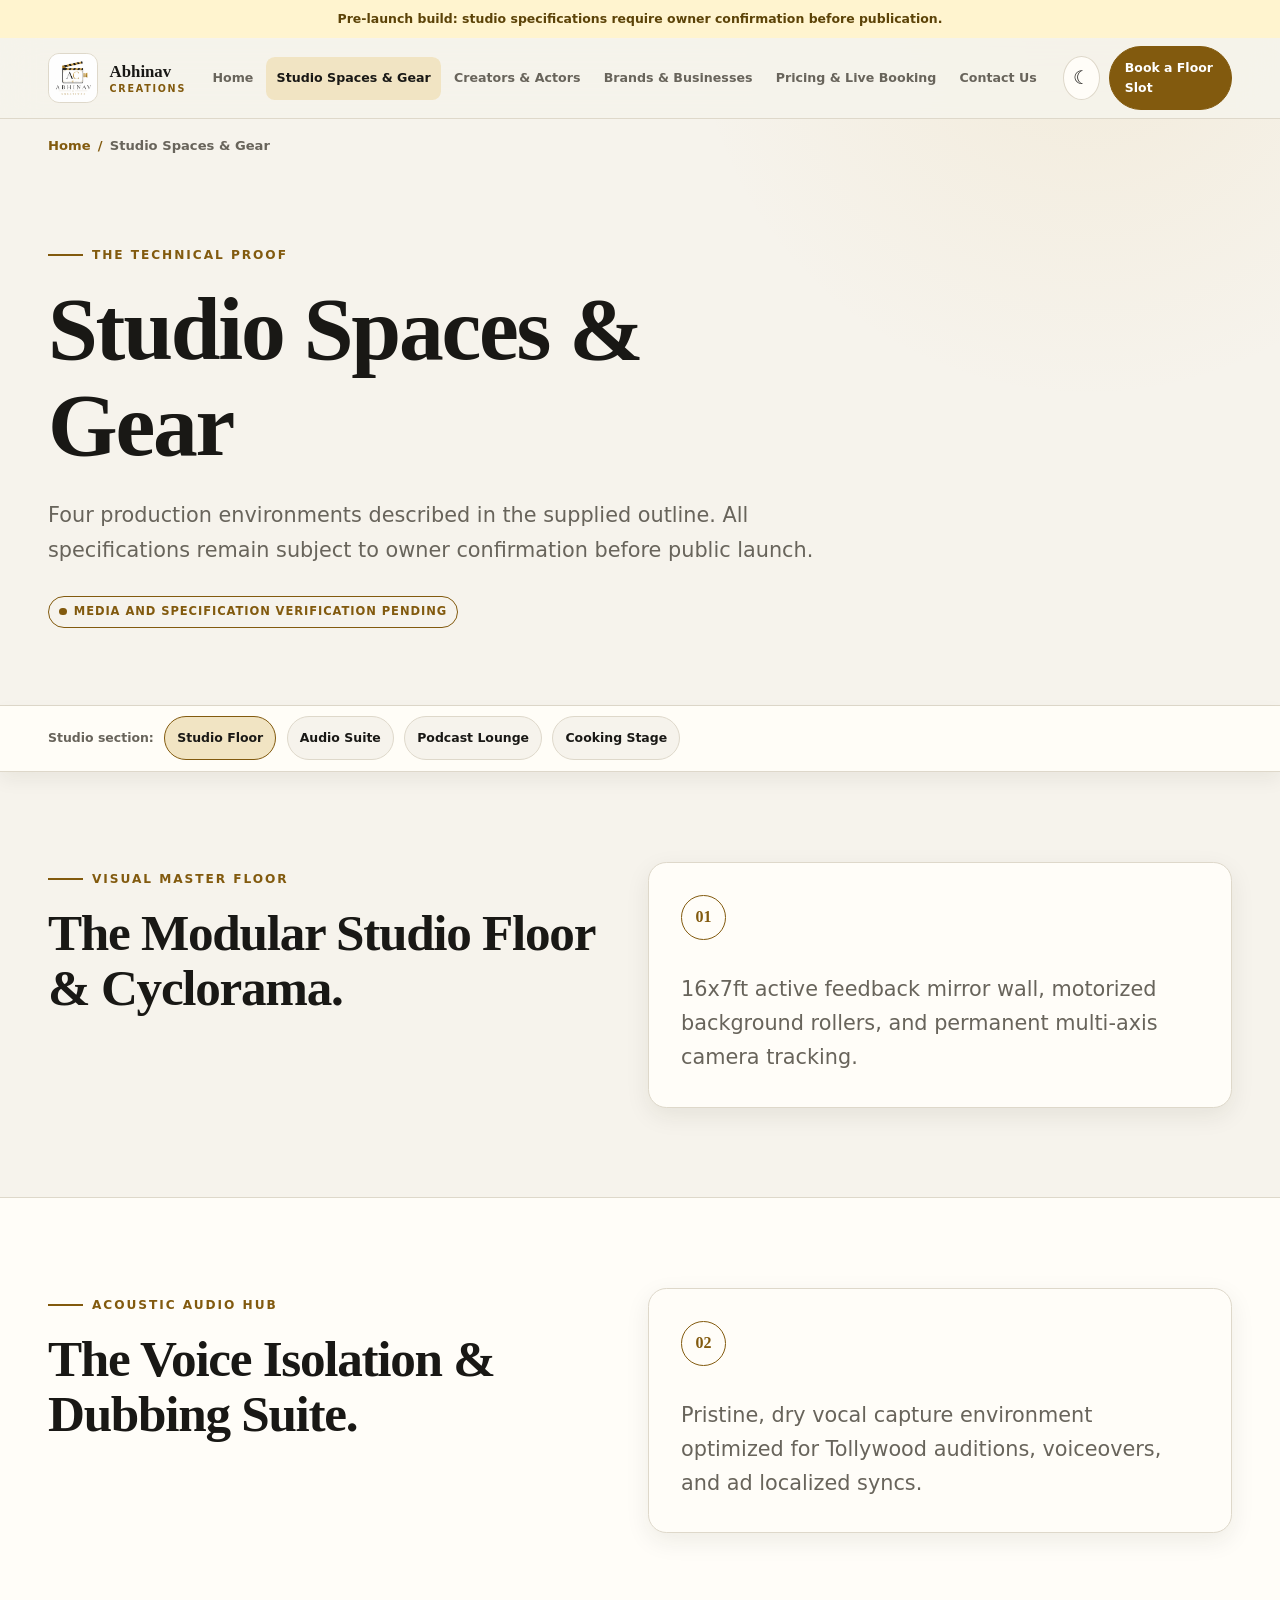
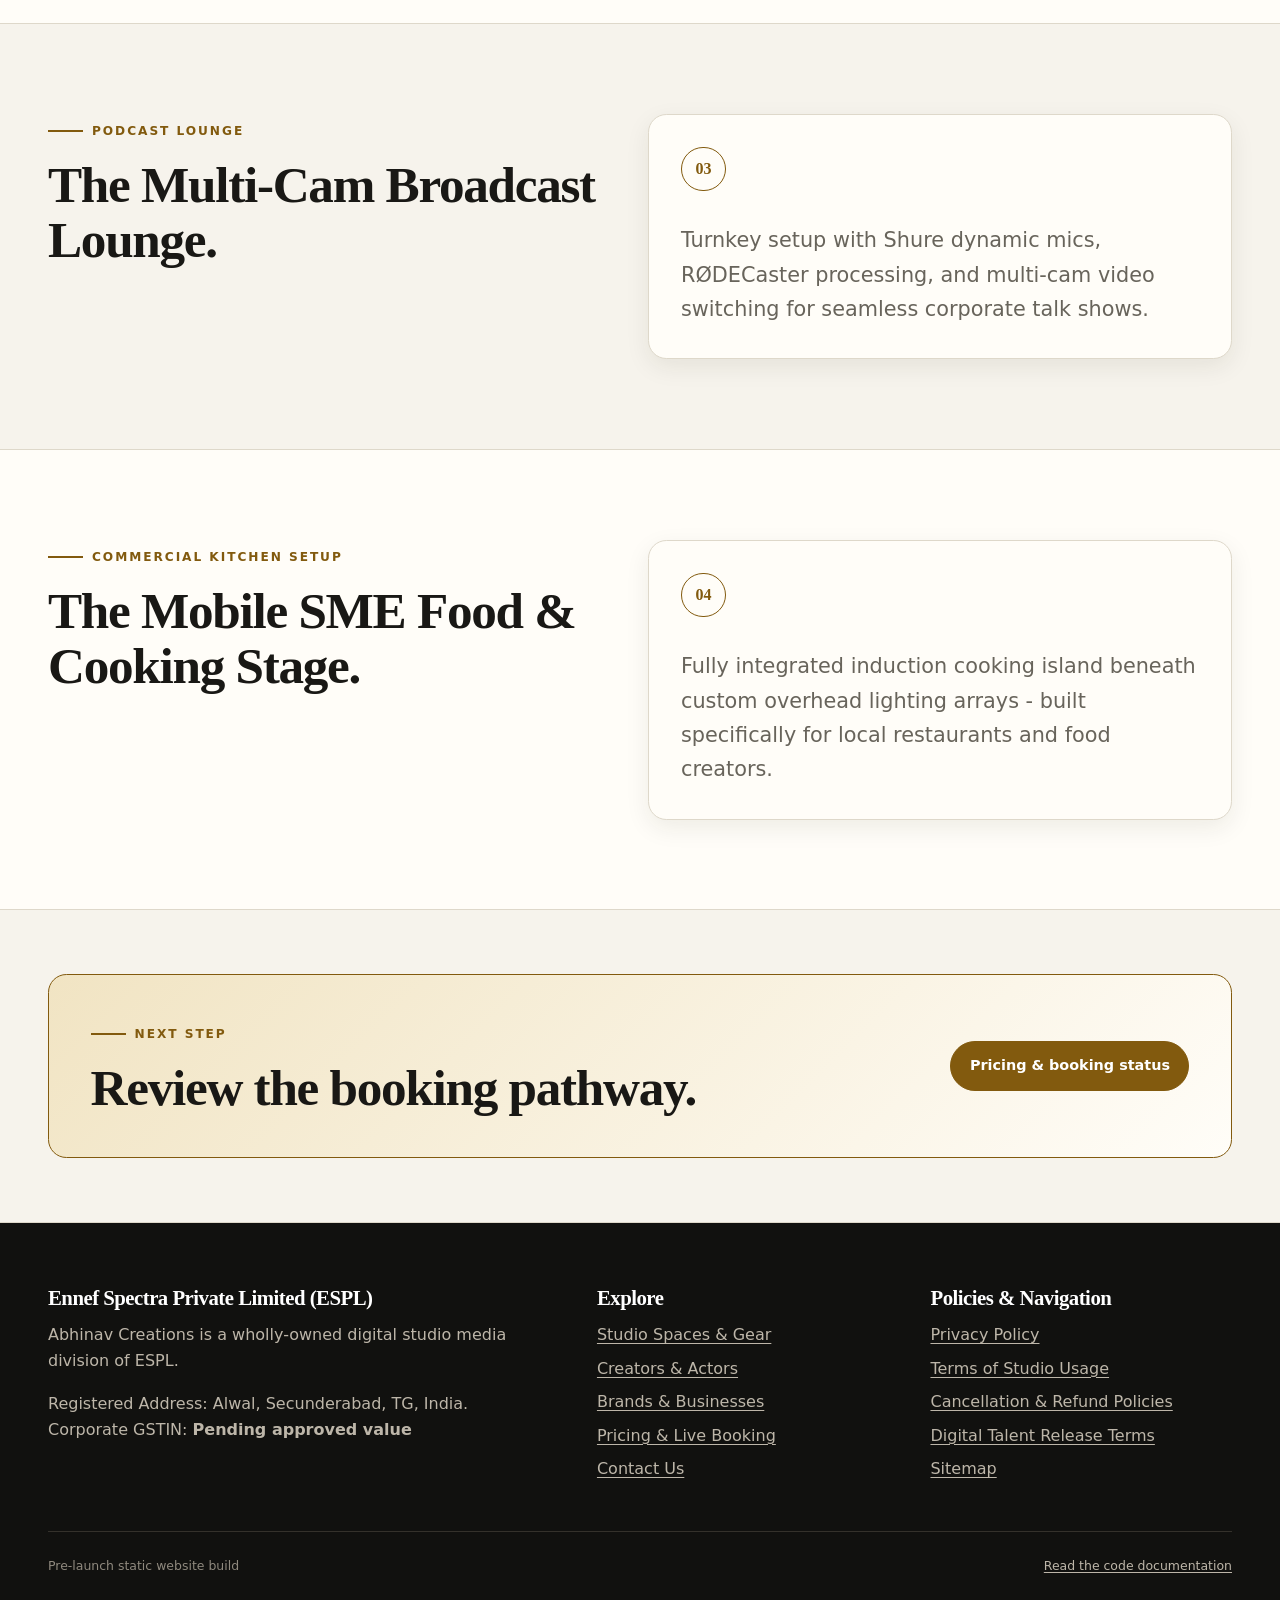
<file: studio-spaces.html>
<!doctype html>
<html lang="en" class="has-section-navigation">
  <head>
    <meta charset="utf-8">
    <meta name="viewport" content="width=device-width, initial-scale=1">
    <meta name="description" content="Source-provided overview of Abhinav Creations studio spaces and gear.">
    <link rel="icon" href="assets/images/logo-160.png" type="image/png">
    <meta name="color-scheme" content="light dark">
    <title>Studio Spaces &amp; Gear | Abhinav Creations</title>
    <!-- Restore the saved theme before painting to minimize a wrong-theme flash. -->
    <script>try{const t=localStorage.getItem("abhinav-creations-theme");if(t==="light"||t==="dark")document.documentElement.dataset.theme=t;}catch(_error){}</script>
    <link rel="stylesheet" href="assets/css/styles.css">
    <script src="assets/js/main.js" defer></script>
  </head>
  <body>
    <a class="skip-link" href="#main-content">Skip to main content</a>
    <div class="development-notice" role="status">Pre-launch build: studio specifications require owner confirmation before publication.</div>

    <!-- Shared header; aria-current identifies this page to assistive technology. -->
    <header class="site-header">
      <div class="container header-inner">
        <a class="brand" href="index.html" aria-label="Abhinav Creations home"><img src="assets/images/logo-160.png" alt="" width="160" height="160"><span class="brand-name">Abhinav<small>Creations</small></span></a>
        <nav class="site-nav" id="primary-navigation" data-site-navigation aria-label="Primary navigation">
          <a href="index.html">Home</a><a href="studio-spaces.html" aria-current="page">Studio Spaces &amp; Gear</a><a href="creators-actors.html">Creators &amp; Actors</a><a href="brands-businesses.html">Brands &amp; Businesses</a><a href="pricing-booking.html">Pricing &amp; Live Booking</a><a href="contact.html">Contact Us</a>
        </nav>
        <div class="header-actions">
          <button class="icon-button" type="button" data-theme-toggle aria-label="Switch color theme" aria-pressed="false"><span class="theme-icon" aria-hidden="true">☾</span></button>
          <button class="menu-toggle" type="button" data-menu-toggle aria-controls="primary-navigation" aria-expanded="false" aria-label="Open navigation menu"><span aria-hidden="true">☰</span></button>
          <a class="button button--compact" href="pricing-booking.html">Book a Floor Slot</a>
        </div>
      </div>
    </header>

    <main id="main-content">
      <!-- Breadcrumb: a compact location trail back to the Home page. -->
      <nav class="breadcrumbs container" aria-label="Breadcrumb">
        <ol><li><a href="index.html">Home</a></li><li aria-current="page">Studio Spaces &amp; Gear</li></ol>
      </nav>

      <!-- Page introduction: this page is the technical-proof pathway in the outline. -->
      <section class="page-hero">
        <div class="container">
          <span class="eyebrow">The technical proof</span>
          <h1>Studio Spaces &amp; Gear</h1>
          <p class="lead">Four production environments described in the supplied outline. All specifications remain subject to owner confirmation before public launch.</p>
          <span class="pending-label">Media and specification verification pending</span>
        </div>
      </section>

      <!--
        Persistent in-page navigation:
        - Every screen size uses ordinary anchor buttons.
        - The row scrolls sideways on narrow screens instead of opening a select.
        - JavaScript highlights the button for the visible section.
      -->
      <nav class="section-jump-shell" data-section-navigation aria-label="Studio section navigation">
        <div class="container section-jump" data-section-links>
          <span class="section-jump-label">Studio section:</span>
          <a href="#visual-master-floor">Studio Floor</a>
          <a href="#audio-suite">Audio Suite</a>
          <a href="#podcast-lounge">Podcast Lounge</a>
          <a href="#cooking-stage">Cooking Stage</a>
        </div>
      </nav>

      <!-- Visual Master Floor -->
      <section class="section" id="visual-master-floor" aria-labelledby="visual-floor-heading">
        <div class="container grid grid--2">
          <div class="section-heading">
            <span class="eyebrow">Visual Master Floor</span>
            <h2 id="visual-floor-heading">The Modular Studio Floor &amp; Cyclorama.</h2>
          </div>
          <article class="card">
            <span class="card-number" aria-hidden="true">01</span>
            <p class="lead">16x7ft active feedback mirror wall, motorized background rollers, and permanent multi-axis camera tracking.</p>
          </article>
        </div>
      </section>

      <!-- Acoustic Audio Hub -->
      <section class="section section--surface" id="audio-suite" aria-labelledby="audio-hub-heading">
        <div class="container grid grid--2">
          <div class="section-heading">
            <span class="eyebrow">Acoustic Audio Hub</span>
            <h2 id="audio-hub-heading">The Voice Isolation &amp; Dubbing Suite.</h2>
          </div>
          <article class="card">
            <span class="card-number" aria-hidden="true">02</span>
            <p class="lead">Pristine, dry vocal capture environment optimized for Tollywood auditions, voiceovers, and ad localized syncs.</p>
          </article>
        </div>
      </section>

      <!-- Podcast Lounge -->
      <section class="section" id="podcast-lounge" aria-labelledby="podcast-heading">
        <div class="container grid grid--2">
          <div class="section-heading">
            <span class="eyebrow">Podcast Lounge</span>
            <h2 id="podcast-heading">The Multi-Cam Broadcast Lounge.</h2>
          </div>
          <article class="card">
            <span class="card-number" aria-hidden="true">03</span>
            <p class="lead">Turnkey setup with Shure dynamic mics, RØDECaster processing, and multi-cam video switching for seamless corporate talk shows.</p>
          </article>
        </div>
      </section>

      <!-- Commercial Kitchen Setup -->
      <section class="section section--surface" id="cooking-stage" aria-labelledby="kitchen-heading">
        <div class="container grid grid--2">
          <div class="section-heading">
            <span class="eyebrow">Commercial Kitchen Setup</span>
            <h2 id="kitchen-heading">The Mobile SME Food &amp; Cooking Stage.</h2>
          </div>
          <article class="card">
            <span class="card-number" aria-hidden="true">04</span>
            <p class="lead">Fully integrated induction cooking island beneath custom overhead lighting arrays - built specifically for local restaurants and food creators.</p>
          </article>
        </div>
      </section>

      <section class="section--tight">
        <div class="container callout"><div><span class="eyebrow">Next step</span><h2>Review the booking pathway.</h2></div><a class="button" href="pricing-booking.html">Pricing &amp; booking status</a></div>
      </section>
    </main>

    <!-- Shared corporate/legal footer. -->
    <footer class="site-footer">
      <div class="container"><div class="footer-grid">
        <div><h2 class="footer-heading">Ennef Spectra Private Limited (ESPL)</h2><p>Abhinav Creations is a wholly-owned digital studio media division of ESPL.</p><p>Registered Address: Alwal, Secunderabad, TG, India.<br>Corporate GSTIN: <strong>Pending approved value</strong></p></div>
        <div><h2 class="footer-heading">Explore</h2><ul class="footer-links"><li><a href="studio-spaces.html">Studio Spaces &amp; Gear</a></li><li><a href="creators-actors.html">Creators &amp; Actors</a></li><li><a href="brands-businesses.html">Brands &amp; Businesses</a></li><li><a href="pricing-booking.html">Pricing &amp; Live Booking</a></li><li><a href="contact.html">Contact Us</a></li></ul></div>
        <div><h2 class="footer-heading">Policies &amp; Navigation</h2><ul class="footer-links"><li><a href="privacy.html">Privacy Policy</a></li><li><a href="studio-terms.html">Terms of Studio Usage</a></li><li><a href="cancellation-refunds.html">Cancellation &amp; Refund Policies</a></li><li><a href="talent-release.html">Digital Talent Release Terms</a></li><li><a href="sitemap.html">Sitemap</a></li></ul></div>
      </div><div class="footer-bottom"><span>Pre-launch static website build</span><a href="documentation.md">Read the code documentation</a></div></div>
    </footer>
  </body>
</html>
</file>
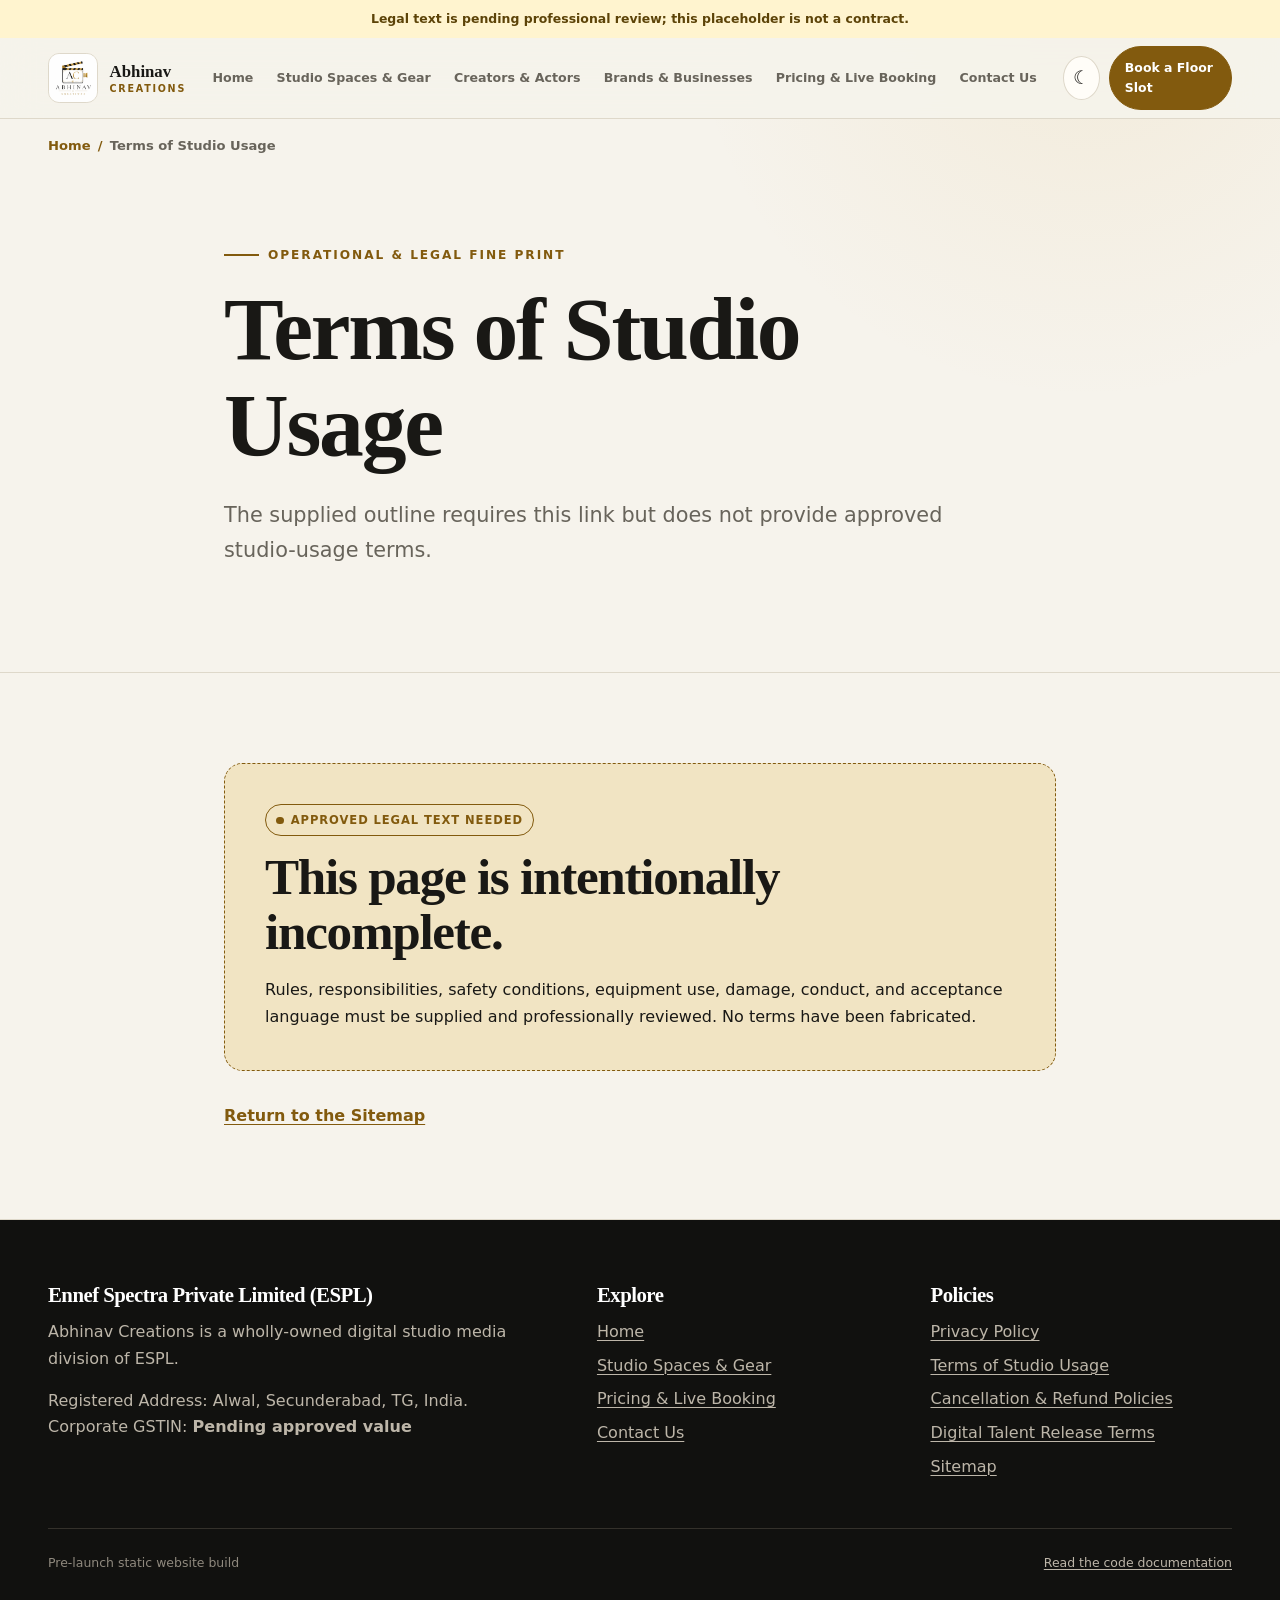
<file: studio-terms.html>
<!doctype html>
<html lang="en">
  <head>
    <meta charset="utf-8"><meta name="viewport" content="width=device-width, initial-scale=1"><meta name="description" content="Studio usage terms status for the Abhinav Creations pre-launch website."><meta name="color-scheme" content="light dark"><link rel="icon" href="assets/images/logo-160.png" type="image/png"><title>Terms of Studio Usage | Abhinav Creations</title>
    <!-- Early theme restoration prevents an avoidable theme flash. -->
    <script>try{const t=localStorage.getItem("abhinav-creations-theme");if(t==="light"||t==="dark")document.documentElement.dataset.theme=t;}catch(_error){}</script><link rel="stylesheet" href="assets/css/styles.css"><script src="assets/js/main.js" defer></script>
  </head>
  <body><a class="skip-link" href="#main-content">Skip to main content</a><div class="development-notice" role="status">Legal text is pending professional review; this placeholder is not a contract.</div>
    <!-- Shared header. -->
    <header class="site-header"><div class="container header-inner"><a class="brand" href="index.html" aria-label="Abhinav Creations home"><img src="assets/images/logo-160.png" alt="" width="160" height="160"><span class="brand-name">Abhinav<small>Creations</small></span></a><nav class="site-nav" id="primary-navigation" data-site-navigation aria-label="Primary navigation"><a href="index.html">Home</a><a href="studio-spaces.html">Studio Spaces &amp; Gear</a><a href="creators-actors.html">Creators &amp; Actors</a><a href="brands-businesses.html">Brands &amp; Businesses</a><a href="pricing-booking.html">Pricing &amp; Live Booking</a><a href="contact.html">Contact Us</a></nav><div class="header-actions"><button class="icon-button" type="button" data-theme-toggle aria-label="Switch color theme" aria-pressed="false"><span class="theme-icon" aria-hidden="true">☾</span></button><button class="menu-toggle" type="button" data-menu-toggle aria-controls="primary-navigation" aria-expanded="false" aria-label="Open navigation menu"><span aria-hidden="true">☰</span></button><a class="button button--compact" href="pricing-booking.html">Book a Floor Slot</a></div></div></header>
    <!-- Required page shell with no invented conditions. -->
    <main id="main-content"><nav class="breadcrumbs container" aria-label="Breadcrumb"><ol><li><a href="index.html">Home</a></li><li aria-current="page">Terms of Studio Usage</li></ol></nav><section class="page-hero"><div class="container legal-shell"><span class="eyebrow">Operational &amp; Legal Fine Print</span><h1>Terms of Studio Usage</h1><p class="lead">The supplied outline requires this link but does not provide approved studio-usage terms.</p></div></section><section class="section"><div class="container legal-shell"><article class="pending-panel"><span class="pending-label">Approved legal text needed</span><h2>This page is intentionally incomplete.</h2><p>Rules, responsibilities, safety conditions, equipment use, damage, conduct, and acceptance language must be supplied and professionally reviewed. No terms have been fabricated.</p></article><a class="text-link" href="sitemap.html">Return to the Sitemap</a></div></section></main>
    <footer class="site-footer"><div class="container"><div class="footer-grid"><div><h2 class="footer-heading">Ennef Spectra Private Limited (ESPL)</h2><p>Abhinav Creations is a wholly-owned digital studio media division of ESPL.</p><p>Registered Address: Alwal, Secunderabad, TG, India.<br>Corporate GSTIN: <strong>Pending approved value</strong></p></div><div><h2 class="footer-heading">Explore</h2><ul class="footer-links"><li><a href="index.html">Home</a></li><li><a href="studio-spaces.html">Studio Spaces &amp; Gear</a></li><li><a href="pricing-booking.html">Pricing &amp; Live Booking</a></li><li><a href="contact.html">Contact Us</a></li></ul></div><div><h2 class="footer-heading">Policies</h2><ul class="footer-links"><li><a href="privacy.html">Privacy Policy</a></li><li><a href="studio-terms.html">Terms of Studio Usage</a></li><li><a href="cancellation-refunds.html">Cancellation &amp; Refund Policies</a></li><li><a href="talent-release.html">Digital Talent Release Terms</a></li><li><a href="sitemap.html">Sitemap</a></li></ul></div></div><div class="footer-bottom"><span>Pre-launch static website build</span><a href="documentation.md">Read the code documentation</a></div></div></footer>
  </body>
</html>
</file>
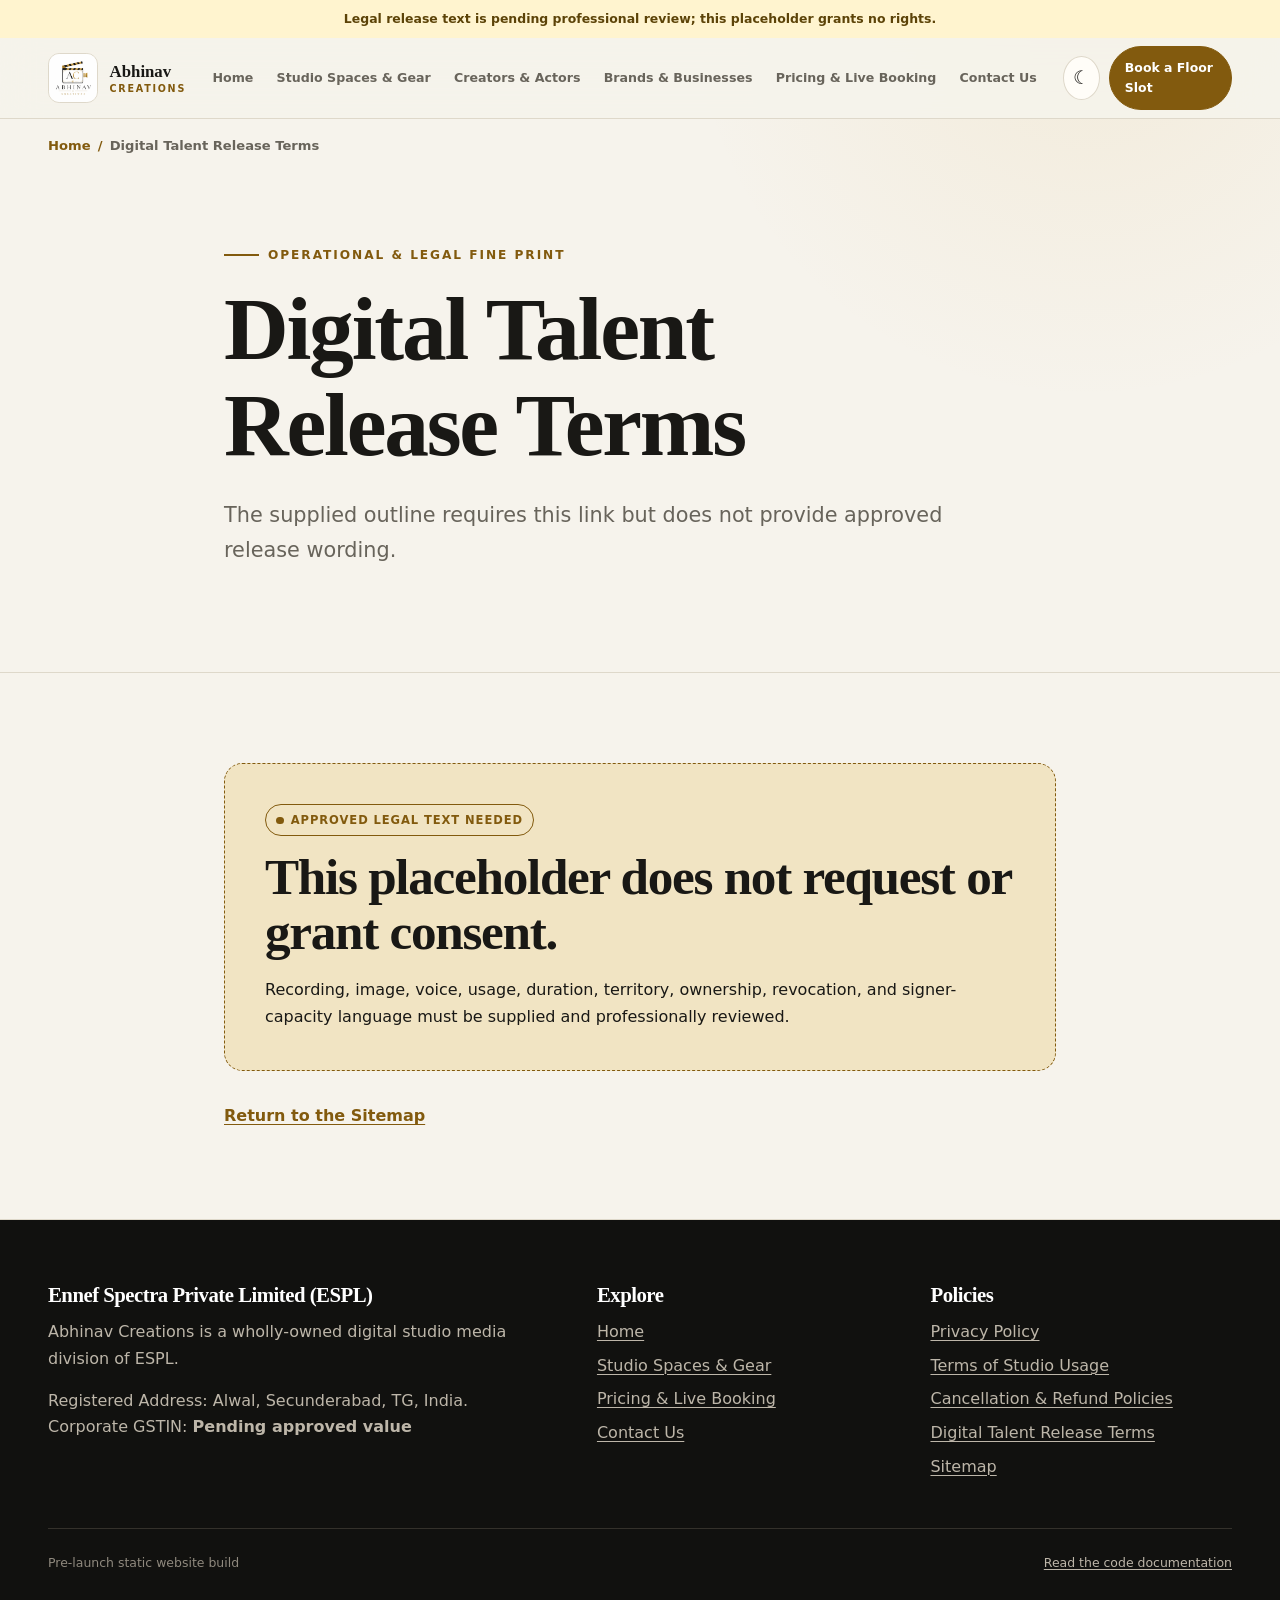
<file: talent-release.html>
<!doctype html>
<html lang="en">
  <head>
    <meta charset="utf-8"><meta name="viewport" content="width=device-width, initial-scale=1"><meta name="description" content="Digital talent release terms status for the Abhinav Creations pre-launch website."><meta name="color-scheme" content="light dark"><link rel="icon" href="assets/images/logo-160.png" type="image/png"><title>Digital Talent Release Terms | Abhinav Creations</title>
    <!-- Early theme restoration prevents an avoidable theme flash. -->
    <script>try{const t=localStorage.getItem("abhinav-creations-theme");if(t==="light"||t==="dark")document.documentElement.dataset.theme=t;}catch(_error){}</script><link rel="stylesheet" href="assets/css/styles.css"><script src="assets/js/main.js" defer></script>
  </head>
  <body><a class="skip-link" href="#main-content">Skip to main content</a><div class="development-notice" role="status">Legal release text is pending professional review; this placeholder grants no rights.</div>
    <!-- Shared header. -->
    <header class="site-header"><div class="container header-inner"><a class="brand" href="index.html" aria-label="Abhinav Creations home"><img src="assets/images/logo-160.png" alt="" width="160" height="160"><span class="brand-name">Abhinav<small>Creations</small></span></a><nav class="site-nav" id="primary-navigation" data-site-navigation aria-label="Primary navigation"><a href="index.html">Home</a><a href="studio-spaces.html">Studio Spaces &amp; Gear</a><a href="creators-actors.html">Creators &amp; Actors</a><a href="brands-businesses.html">Brands &amp; Businesses</a><a href="pricing-booking.html">Pricing &amp; Live Booking</a><a href="contact.html">Contact Us</a></nav><div class="header-actions"><button class="icon-button" type="button" data-theme-toggle aria-label="Switch color theme" aria-pressed="false"><span class="theme-icon" aria-hidden="true">☾</span></button><button class="menu-toggle" type="button" data-menu-toggle aria-controls="primary-navigation" aria-expanded="false" aria-label="Open navigation menu"><span aria-hidden="true">☰</span></button><a class="button button--compact" href="pricing-booking.html">Book a Floor Slot</a></div></div></header>
    <!-- Required page shell with no invented release language. -->
    <main id="main-content"><nav class="breadcrumbs container" aria-label="Breadcrumb"><ol><li><a href="index.html">Home</a></li><li aria-current="page">Digital Talent Release Terms</li></ol></nav><section class="page-hero"><div class="container legal-shell"><span class="eyebrow">Operational &amp; Legal Fine Print</span><h1>Digital Talent Release Terms</h1><p class="lead">The supplied outline requires this link but does not provide approved release wording.</p></div></section><section class="section"><div class="container legal-shell"><article class="pending-panel"><span class="pending-label">Approved legal text needed</span><h2>This placeholder does not request or grant consent.</h2><p>Recording, image, voice, usage, duration, territory, ownership, revocation, and signer-capacity language must be supplied and professionally reviewed.</p></article><a class="text-link" href="sitemap.html">Return to the Sitemap</a></div></section></main>
    <footer class="site-footer"><div class="container"><div class="footer-grid"><div><h2 class="footer-heading">Ennef Spectra Private Limited (ESPL)</h2><p>Abhinav Creations is a wholly-owned digital studio media division of ESPL.</p><p>Registered Address: Alwal, Secunderabad, TG, India.<br>Corporate GSTIN: <strong>Pending approved value</strong></p></div><div><h2 class="footer-heading">Explore</h2><ul class="footer-links"><li><a href="index.html">Home</a></li><li><a href="studio-spaces.html">Studio Spaces &amp; Gear</a></li><li><a href="pricing-booking.html">Pricing &amp; Live Booking</a></li><li><a href="contact.html">Contact Us</a></li></ul></div><div><h2 class="footer-heading">Policies</h2><ul class="footer-links"><li><a href="privacy.html">Privacy Policy</a></li><li><a href="studio-terms.html">Terms of Studio Usage</a></li><li><a href="cancellation-refunds.html">Cancellation &amp; Refund Policies</a></li><li><a href="talent-release.html">Digital Talent Release Terms</a></li><li><a href="sitemap.html">Sitemap</a></li></ul></div></div><div class="footer-bottom"><span>Pre-launch static website build</span><a href="documentation.md">Read the code documentation</a></div></div></footer>
  </body>
</html>
</file>
<file: assets/css/styles.css>
/*
 * ABHINAV CREATIONS — SHARED WEBSITE STYLES
 * ------------------------------------------------------------
 * This single stylesheet controls every page in the website.
 * It is divided into labelled sections so a beginner can find:
 *   1. theme colors,
 *   2. basic browser resets,
 *   3. shared layout helpers,
 *   4. header/navigation styles,
 *   5. page components,
 *   6. responsive rules, and
 *   7. accessibility preferences.
 *
 * There is no CSS framework. Every class used by the HTML pages
 * is defined here using standard CSS supported by modern browsers.
 */

/* ============================================================
   1. LIGHT THEME DESIGN TOKENS
   Design tokens are reusable values. Changing a token updates
   every component that uses it, which keeps the design consistent.
   ============================================================ */
:root {
  color-scheme: light;
  --color-page: #f6f3ec;
  --color-surface: #fffdf8;
  --color-surface-strong: #ffffff;
  --color-text: #191815;
  --color-text-soft: #68645b;
  --color-line: #ded8ca;
  /* Dark enough for small gold text to meet contrast on light surfaces. */
  --color-gold: #825a0e;
  --color-gold-bright: #d3a43e;
  --color-gold-soft: #f1e4c3;
  --color-black: #11110f;
  --color-notice: #fff4cf;
  --color-notice-text: #5c4308;
  --shadow-soft: 0 18px 50px rgb(38 32 19 / 10%);
  --shadow-card: 0 8px 24px rgb(38 32 19 / 8%);
  --radius-small: 0.65rem;
  --radius-medium: 1.15rem;
  --radius-large: 1.8rem;
  --content-width: 74rem;
  --header-height: 5rem;
  --section-navigation-height: 4.1rem;
  --transition: 180ms ease;
}

/* ============================================================
   2. DARK THEME DESIGN TOKENS
   The data-theme attribute is set by JavaScript when a visitor
   explicitly chooses a theme. Without an explicit choice, the
   media query below follows the device/browser preference.
   ============================================================ */
:root[data-theme="dark"] {
  color-scheme: dark;
  --color-page: #11110f;
  --color-surface: #191916;
  --color-surface-strong: #22221e;
  --color-text: #f4efe4;
  --color-text-soft: #bbb4a6;
  --color-line: #3b382f;
  --color-gold: #d3a43e;
  --color-gold-bright: #efc765;
  --color-gold-soft: #3c3015;
  --color-black: #090908;
  --color-notice: #302710;
  --color-notice-text: #f4d887;
  --shadow-soft: 0 18px 50px rgb(0 0 0 / 28%);
  --shadow-card: 0 8px 24px rgb(0 0 0 / 22%);
}

@media (prefers-color-scheme: dark) {
  :root:not([data-theme]) {
    color-scheme: dark;
    --color-page: #11110f;
    --color-surface: #191916;
    --color-surface-strong: #22221e;
    --color-text: #f4efe4;
    --color-text-soft: #bbb4a6;
    --color-line: #3b382f;
    --color-gold: #d3a43e;
    --color-gold-bright: #efc765;
    --color-gold-soft: #3c3015;
    --color-black: #090908;
    --color-notice: #302710;
    --color-notice-text: #f4d887;
    --shadow-soft: 0 18px 50px rgb(0 0 0 / 28%);
    --shadow-card: 0 8px 24px rgb(0 0 0 / 22%);
  }
}

/* ============================================================
   3. BASIC RESET AND DOCUMENT DEFAULTS
   These rules remove inconsistent browser defaults and establish
   predictable typography, spacing, and box sizing.
   ============================================================ */
*,
*::before,
*::after {
  box-sizing: border-box;
}

html {
  scroll-behavior: smooth;
  scroll-padding-top: calc(var(--header-height) + 2rem);
}

/*
 * The two long comparison pages have a second sticky navigation row.
 * Include both sticky controls in anchor positioning so a selected heading
 * is visible instead of being hidden underneath them.
 */
html.has-section-navigation {
  scroll-padding-top: calc(var(--header-height) + var(--section-navigation-height) + 0.75rem);
}

/*
 * Lock the root scrolling element while the narrow-screen menu is open.
 * The body remains unlocked so its sticky header does not leave the viewport
 * when a menu is opened after the visitor has already scrolled down.
 */
html.menu-is-open {
  overflow: hidden;
  overscroll-behavior: none;
}

body.menu-is-open {
  overscroll-behavior: none;
}

body {
  margin: 0;
  min-width: 18rem;
  background:
    radial-gradient(circle at 85% 0%, rgb(211 164 62 / 10%), transparent 25rem),
    var(--color-page);
  color: var(--color-text);
  font-family: Inter, ui-sans-serif, system-ui, -apple-system, BlinkMacSystemFont, "Segoe UI", sans-serif;
  font-size: 1rem;
  line-height: 1.65;
  transition: background-color var(--transition), color var(--transition);
}

img,
svg,
video {
  display: block;
  max-width: 100%;
  /*
   * Keep media at its natural proportions when its width becomes responsive.
   * This also overrides fixed HTML height hints that could otherwise stretch
   * an image after CSS changes its displayed width.
   */
  height: auto;
}

a {
  color: inherit;
  text-decoration-thickness: 0.08em;
  text-underline-offset: 0.18em;
}

button,
input,
textarea,
select {
  font: inherit;
}

button,
a {
  -webkit-tap-highlight-color: transparent;
}

:focus-visible {
  outline: 0.2rem solid var(--color-gold);
  outline-offset: 0.22rem;
}

::selection {
  background: var(--color-gold);
  color: #fff;
}

h1,
h2,
h3,
p,
ul {
  margin-top: 0;
}

h1,
h2,
h3 {
  font-family: Georgia, "Times New Roman", serif;
  line-height: 1.08;
  letter-spacing: -0.025em;
}

h1 {
  max-width: 16ch;
  margin-bottom: 1.5rem;
  font-size: clamp(2.65rem, 7vw, 5.9rem);
}

h2 {
  margin-bottom: 1.1rem;
  font-size: clamp(2rem, 4vw, 3.55rem);
}

h3 {
  margin-bottom: 0.75rem;
  font-size: clamp(1.35rem, 2vw, 1.85rem);
}

p:last-child,
ul:last-child {
  margin-bottom: 0;
}

/* ============================================================
   4. ACCESSIBILITY AND SHARED LAYOUT HELPERS
   ============================================================ */
.skip-link {
  position: fixed;
  z-index: 1000;
  top: 0.75rem;
  left: 0.75rem;
  padding: 0.75rem 1rem;
  transform: translateY(-160%);
  border-radius: var(--radius-small);
  background: var(--color-text);
  color: var(--color-page);
  font-weight: 800;
  transition: transform var(--transition);
}

.skip-link:focus {
  transform: translateY(0);
}

.container {
  width: min(calc(100% - 2rem), var(--content-width));
  margin-inline: auto;
}

.section {
  padding-block: clamp(3.75rem, 7vw, 6.5rem);
}

.section--tight {
  padding-block: clamp(2.5rem, 5vw, 4.5rem);
}

/*
 * Breadcrumbs give visitors a compact location trail on every page below
 * Home. The ordered list communicates that hierarchy to assistive tools.
 */
.breadcrumbs {
  padding-block: 1rem 0.25rem;
  color: var(--color-text-soft);
  font-size: 0.82rem;
  font-weight: 750;
}

.breadcrumbs ol {
  display: flex;
  margin: 0;
  padding: 0;
  flex-wrap: wrap;
  align-items: center;
  gap: 0.45rem;
  list-style: none;
}

.breadcrumbs li + li::before {
  margin-right: 0.45rem;
  color: var(--color-gold);
  content: "/";
}

.breadcrumbs a {
  color: var(--color-gold);
  text-decoration: none;
}

.breadcrumbs a:hover {
  text-decoration: underline;
}

.section--surface {
  border-block: 1px solid var(--color-line);
  background: var(--color-surface);
}

.section-heading {
  max-width: 46rem;
  margin-bottom: clamp(2rem, 5vw, 3.8rem);
}

.eyebrow {
  display: inline-flex;
  align-items: center;
  gap: 0.55rem;
  margin-bottom: 1rem;
  color: var(--color-gold);
  font-size: 0.76rem;
  font-weight: 900;
  letter-spacing: 0.16em;
  text-transform: uppercase;
}

.eyebrow::before {
  width: 2.2rem;
  height: 0.12rem;
  background: currentcolor;
  content: "";
}

.lead {
  max-width: 48rem;
  color: var(--color-text-soft);
  font-size: clamp(1.05rem, 2vw, 1.3rem);
}

.text-link {
  color: var(--color-gold);
  font-weight: 800;
}

.muted {
  color: var(--color-text-soft);
}

.pending-label {
  display: inline-flex;
  align-items: center;
  gap: 0.45rem;
  padding: 0.35rem 0.65rem;
  border: 1px solid var(--color-gold);
  border-radius: 99rem;
  color: var(--color-gold);
  font-size: 0.72rem;
  font-weight: 900;
  letter-spacing: 0.08em;
  text-transform: uppercase;
}

.pending-label::before {
  width: 0.45rem;
  height: 0.45rem;
  border-radius: 50%;
  background: currentcolor;
  content: "";
}

/* ============================================================
   5. PRE-LAUNCH NOTICE
   The notice prevents the local preview from looking like a live,
   transaction-ready business website before facts and policies are
   approved.
   ============================================================ */
.development-notice {
  padding: 0.55rem 1rem;
  background: var(--color-notice);
  color: var(--color-notice-text);
  font-size: 0.78rem;
  font-weight: 750;
  text-align: center;
}

/* ============================================================
   6. STICKY HEADER, NAVIGATION, AND THEME CONTROL
   ============================================================ */
.site-header {
  position: sticky;
  z-index: 100;
  top: 0;
  border-bottom: 1px solid var(--color-line);
  background: color-mix(in srgb, var(--color-page) 90%, transparent);
  backdrop-filter: blur(18px);
}

/*
 * JavaScript reveals this layer only behind the open mobile navigation.
 * The header has a higher stacking level, keeping the menu fully usable.
 */
.menu-backdrop {
  position: fixed;
  z-index: 90;
  background: rgb(0 0 0 / 48%);
  inset: 0;
  backdrop-filter: blur(2px);
}

.menu-backdrop[hidden] {
  display: none;
}

.header-inner {
  display: flex;
  min-height: var(--header-height);
  align-items: center;
  gap: 1rem;
}

.brand {
  display: inline-flex;
  flex: 0 0 auto;
  align-items: center;
  gap: 0.75rem;
  text-decoration: none;
}

.brand img {
  width: 3.1rem;
  height: 3.1rem;
  border: 1px solid var(--color-line);
  border-radius: 0.7rem;
  background: #fff;
  object-fit: cover;
}

.brand-name {
  font-family: Georgia, "Times New Roman", serif;
  font-size: 1.05rem;
  font-weight: 800;
  line-height: 1.05;
}

.brand-name small {
  display: block;
  margin-top: 0.2rem;
  color: var(--color-gold);
  font-family: Inter, ui-sans-serif, system-ui, sans-serif;
  font-size: 0.6rem;
  letter-spacing: 0.18em;
  text-transform: uppercase;
}

.site-nav {
  display: flex;
  margin-left: auto;
  align-items: center;
  gap: 0.15rem;
}

.site-nav a {
  padding: 0.7rem 0.65rem;
  border-radius: 0.55rem;
  color: var(--color-text-soft);
  font-size: 0.79rem;
  font-weight: 750;
  text-decoration: none;
  white-space: nowrap;
  transition: background-color var(--transition), color var(--transition);
}

.site-nav a:hover,
.site-nav a[aria-current="page"] {
  background: var(--color-gold-soft);
  color: var(--color-text);
}

.header-actions {
  display: flex;
  align-items: center;
  gap: 0.55rem;
}

.icon-button,
.menu-toggle {
  display: inline-grid;
  width: 2.75rem;
  height: 2.75rem;
  place-items: center;
  border: 1px solid var(--color-line);
  border-radius: 50%;
  background: var(--color-surface);
  color: var(--color-text);
  cursor: pointer;
  transition: border-color var(--transition), transform var(--transition);
}

.icon-button:hover,
.menu-toggle:hover {
  border-color: var(--color-gold);
  transform: translateY(-0.1rem);
}

.menu-toggle {
  display: none;
}

.theme-icon {
  font-size: 1.15rem;
  line-height: 1;
}

/* ============================================================
   7. BUTTONS
   ============================================================ */
.button-row {
  display: flex;
  flex-wrap: wrap;
  gap: 0.8rem;
}

.button {
  display: inline-flex;
  min-height: 3rem;
  align-items: center;
  justify-content: center;
  gap: 0.55rem;
  padding: 0.78rem 1.15rem;
  border: 1px solid var(--color-gold);
  border-radius: 99rem;
  background: var(--color-gold);
  color: #fff;
  font-size: 0.9rem;
  font-weight: 850;
  text-decoration: none;
  cursor: pointer;
  transition: background-color var(--transition), color var(--transition), transform var(--transition);
}

.button:hover {
  background: var(--color-gold-bright);
  color: #18150d;
  transform: translateY(-0.12rem);
}

.button--secondary {
  background: transparent;
  color: var(--color-text);
}

.button--compact {
  min-height: 2.7rem;
  padding: 0.65rem 0.95rem;
  font-size: 0.78rem;
}

.button[aria-disabled="true"],
.button:disabled {
  border-color: var(--color-line);
  background: var(--color-line);
  color: var(--color-text-soft);
  cursor: not-allowed;
  transform: none;
}

/*
 * The back-to-top control is intentionally compact and temporary. JavaScript
 * hides it after scrolling stops so it cannot cover text while visitors read.
 */
.back-to-top {
  position: fixed;
  z-index: 85;
  right: max(1rem, env(safe-area-inset-right));
  bottom: max(1rem, env(safe-area-inset-bottom));
  display: grid;
  width: 3rem;
  height: 3rem;
  padding: 0;
  transform: translateY(0.75rem);
  border: 1px solid var(--color-gold);
  border-radius: 50%;
  opacity: 0;
  background: var(--color-text);
  box-shadow: var(--shadow-card);
  color: var(--color-page);
  cursor: pointer;
  pointer-events: none;
  place-items: center;
  transition: opacity var(--transition), transform var(--transition);
}

.back-to-top.is-visible {
  transform: translateY(0);
  opacity: 1;
  pointer-events: auto;
}

.back-to-top:hover {
  background: var(--color-gold);
  color: #fff;
}

.back-to-top span {
  font-size: 1.35rem;
  line-height: 1;
}

/* Never place the floating control above an open navigation backdrop. */
.menu-is-open .back-to-top {
  opacity: 0;
  pointer-events: none;
}

/* ============================================================
   8. HERO AND PAGE INTRODUCTIONS
   ============================================================ */
.hero {
  position: relative;
  overflow: hidden;
  padding-block: clamp(3.75rem, 7vw, 7rem);
}

.hero::after {
  position: absolute;
  z-index: -1;
  width: 38rem;
  height: 38rem;
  border: 1px solid rgb(168 120 22 / 28%);
  border-radius: 50%;
  content: "";
  inset: -13rem -13rem auto auto;
  box-shadow: inset 0 0 0 5rem rgb(168 120 22 / 4%), inset 0 0 0 10rem rgb(168 120 22 / 3%);
}

.hero-grid {
  display: grid;
  align-items: center;
  gap: clamp(2.5rem, 7vw, 6rem);
  grid-template-columns: minmax(0, 1.2fr) minmax(17rem, 0.8fr);
}

.hero-copy .lead {
  margin-bottom: 2rem;
}

.hero-brand-card {
  position: relative;
  display: grid;
  aspect-ratio: 1 / 1;
  padding: clamp(1.1rem, 3vw, 2rem);
  border: 1px solid var(--color-line);
  border-radius: var(--radius-large);
  background: linear-gradient(145deg, #fff, #f3ead6);
  box-shadow: var(--shadow-soft);
  place-items: center;
}

.hero-brand-card img {
  width: 100%;
  height: 100%;
  border-radius: calc(var(--radius-large) - 0.5rem);
  object-fit: contain;
}

.page-hero {
  padding-block: clamp(3.25rem, 6vw, 5.5rem);
  border-bottom: 1px solid var(--color-line);
}

.page-hero .lead {
  margin-bottom: 1.8rem;
}

/*
 * PERSISTENT IN-PAGE NAVIGATION
 * ------------------------------------------------------------
 * This shared component is used only on the two long comparison pages:
 * Studio Spaces & Gear and Creators & Actors. It remains directly below
 * the sticky site header so a visitor never has to return to the beginning
 * of the page merely to choose another section.
 */
.section-jump-shell {
  position: sticky;
  z-index: 80;
  top: var(--header-height);
  border-bottom: 1px solid var(--color-line);
  background: color-mix(in srgb, var(--color-surface) 94%, transparent);
  box-shadow: 0 8px 18px rgb(38 32 19 / 6%);
  backdrop-filter: blur(18px);
}

.section-jump {
  display: flex;
  min-height: var(--section-navigation-height);
  padding-block: 0.65rem;
  align-items: center;
  gap: 0.65rem;
  overscroll-behavior-inline: contain;
  overflow-x: auto;
  scrollbar-width: thin;
}

.section-jump-label {
  flex: 0 0 auto;
  color: var(--color-text-soft);
  font-size: 0.78rem;
  font-weight: 850;
}

.section-jump a {
  display: inline-flex;
  min-height: 2.75rem;
  flex: 0 0 auto;
  padding: 0.5rem 0.75rem;
  align-items: center;
  border: 1px solid var(--color-line);
  border-radius: 99rem;
  background: var(--color-page);
  color: var(--color-text);
  font-size: 0.78rem;
  font-weight: 800;
  text-decoration: none;
}

.section-jump a:hover {
  border-color: var(--color-gold);
  color: var(--color-gold);
}

/* The visible page section is communicated with color and aria-current. */
.section-jump a[aria-current="location"] {
  border-color: var(--color-gold);
  background: var(--color-gold-soft);
  color: var(--color-text);
}

/* ============================================================
   9. CARDS, GRIDS, AND SERVICE CONTENT
   ============================================================ */
.grid {
  display: grid;
  gap: 1rem;
}

.grid--2 {
  grid-template-columns: repeat(2, minmax(0, 1fr));
}

.grid--3 {
  grid-template-columns: repeat(3, minmax(0, 1fr));
}

.grid--4 {
  grid-template-columns: repeat(4, minmax(0, 1fr));
}

.card {
  position: relative;
  min-width: 0;
  padding: clamp(1.3rem, 3vw, 2rem);
  border: 1px solid var(--color-line);
  border-radius: var(--radius-medium);
  background: var(--color-surface);
  box-shadow: var(--shadow-card);
}

.card-number {
  display: grid;
  width: 2.8rem;
  height: 2.8rem;
  margin-bottom: 2rem;
  place-items: center;
  border: 1px solid var(--color-gold);
  border-radius: 50%;
  color: var(--color-gold);
  font-family: Georgia, "Times New Roman", serif;
  font-weight: 800;
}

.card p {
  color: var(--color-text-soft);
}

.path-card {
  display: flex;
  min-height: 18rem;
  flex-direction: column;
  justify-content: space-between;
  overflow: hidden;
  color: var(--color-text);
  text-decoration: none;
  transition: border-color var(--transition), transform var(--transition);
}

.path-card::after {
  position: absolute;
  width: 9rem;
  height: 9rem;
  border: 2.5rem solid var(--color-gold-soft);
  border-radius: 50%;
  content: "";
  inset: auto -3rem -3rem auto;
}

.path-card:hover {
  border-color: var(--color-gold);
  transform: translateY(-0.25rem);
}

.path-card .path-arrow {
  color: var(--color-gold);
  font-size: 1.6rem;
}

.feature-list {
  display: grid;
  margin: 0;
  padding: 0;
  gap: 0.85rem;
  list-style: none;
}

.feature-list li {
  position: relative;
  padding-left: 1.4rem;
}

.feature-list li::before {
  position: absolute;
  top: 0.65em;
  left: 0;
  width: 0.5rem;
  height: 0.5rem;
  border-radius: 50%;
  background: var(--color-gold);
  content: "";
}

.callout {
  display: grid;
  padding: clamp(1.5rem, 4vw, 2.6rem);
  border: 1px solid var(--color-gold);
  border-radius: var(--radius-medium);
  background: linear-gradient(135deg, var(--color-gold-soft), var(--color-surface));
  gap: 1rem;
  grid-template-columns: 1fr auto;
  align-items: center;
}

.callout h2,
.callout p {
  margin-bottom: 0;
}

/* ============================================================
   10. MANUAL VIDEO CAROUSEL PLACEHOLDERS
   Media is intentionally not fabricated. The carousel proves the
   interaction and layout while waiting for approved real videos.
   ============================================================ */
.carousel {
  padding: clamp(1rem, 3vw, 1.5rem);
  border: 1px solid var(--color-line);
  border-radius: var(--radius-large);
  background: var(--color-surface);
  box-shadow: var(--shadow-soft);
}

.carousel-viewport {
  overflow: hidden;
  border-radius: var(--radius-medium);
}

.carousel-slide {
  display: none;
  min-height: 24rem;
  padding: clamp(2rem, 7vw, 5rem);
  place-content: center;
  background:
    linear-gradient(135deg, rgb(0 0 0 / 78%), rgb(36 27 9 / 82%)),
    repeating-linear-gradient(45deg, #a87816 0 1rem, #11110f 1rem 2rem);
  color: #fff;
  text-align: center;
}

.carousel-slide.is-active {
  display: grid;
}

.carousel-slide h3 {
  max-width: 24ch;
  margin-inline: auto;
  font-size: clamp(1.8rem, 4vw, 3.2rem);
}

.carousel-slide p {
  max-width: 38rem;
  margin-inline: auto;
  color: #ded7c9;
}

.carousel-controls {
  display: flex;
  margin-top: 1rem;
  align-items: center;
  justify-content: space-between;
  gap: 1rem;
}

.carousel-status {
  color: var(--color-text-soft);
  font-size: 0.82rem;
  font-weight: 800;
}

/* ============================================================
   11. PRICING, PENDING, LEGAL, AND SITEMAP COMPONENTS
   ============================================================ */
.pending-panel {
  padding: clamp(1.5rem, 4vw, 2.5rem);
  border: 1px dashed var(--color-gold);
  border-radius: var(--radius-medium);
  background: var(--color-gold-soft);
}

.pending-panel h2,
.pending-panel h3 {
  margin-top: 0.8rem;
}

.legal-shell {
  max-width: 52rem;
}

.legal-shell .pending-panel {
  margin-bottom: 2rem;
}

.sitemap-group ul {
  margin-bottom: 0;
  padding-left: 1.2rem;
}

.sitemap-group li + li {
  margin-top: 0.45rem;
}

/* ============================================================
   12. FOOTER
   ============================================================ */
.site-footer {
  padding-block: 4rem 2rem;
  border-top: 1px solid var(--color-line);
  background: var(--color-black);
  color: #eee8dc;
}

.footer-grid {
  display: grid;
  gap: 2rem;
  grid-template-columns: minmax(0, 1.2fr) repeat(2, minmax(10rem, 0.7fr));
}

.footer-heading {
  margin-bottom: 0.8rem;
  color: #fff;
  font-size: 1.3rem;
}

.site-footer p,
.site-footer a {
  color: #bdb6a9;
}

.footer-links {
  margin: 0;
  padding: 0;
  list-style: none;
}

.footer-links li + li {
  margin-top: 0.45rem;
}

.footer-links a:hover {
  color: var(--color-gold-bright);
}

.footer-bottom {
  display: flex;
  margin-top: 3rem;
  padding-top: 1.5rem;
  border-top: 1px solid #34312b;
  align-items: center;
  justify-content: space-between;
  gap: 1rem;
  color: #8f897e;
  font-size: 0.78rem;
}

/* ============================================================
   13. RESPONSIVE RULES
   Layouts change when content no longer fits comfortably. These
   breakpoints are content-based, not tied to one phone model.
   ============================================================ */
@media (max-width: 68rem) {
  /*
   * Once the desktop navigation collapses, push the theme and menu
   * controls to the far-right edge of the header. The brand remains
   * anchored on the left, creating the familiar mobile header layout.
   */
  .header-actions {
    margin-left: auto;
  }

  .site-nav {
    position: absolute;
    top: calc(100% + 1px);
    right: 1rem;
    left: 1rem;
    display: none;
    max-height: calc(100vh - var(--header-height) - 3rem);
    margin-left: 0;
    padding: 0.75rem;
    border: 1px solid var(--color-line);
    border-radius: var(--radius-medium);
    background: var(--color-surface-strong);
    box-shadow: var(--shadow-soft);
    overflow-y: auto;
  }

  .site-nav.is-open {
    display: grid;
  }

  .site-nav a {
    padding: 0.8rem 0.9rem;
    font-size: 0.9rem;
  }

  .menu-toggle {
    display: inline-grid;
  }

  .header-actions .button {
    display: none;
  }

  .grid--4 {
    grid-template-columns: repeat(2, minmax(0, 1fr));
  }
}

@media (max-width: 52rem) {
  .hero-grid,
  .grid--3,
  .footer-grid {
    grid-template-columns: 1fr;
  }

  .hero-brand-card {
    width: min(100%, 30rem);
    justify-self: center;
  }

  .footer-grid {
    gap: 2.5rem;
  }
}

@media (max-width: 42rem) {
  :root {
    --header-height: 4.4rem;
    --section-navigation-height: 3.75rem;
  }

  /*
   * Keep the same dependable anchor buttons on phones. The label is visually
   * unnecessary because the navigation itself has an accessible name, so
   * hiding it leaves more room for the destinations. The row can be swiped
   * sideways when all buttons do not fit at once.
   */
  .section-jump {
    gap: 0.45rem;
    scrollbar-width: none;
  }

  .section-jump::-webkit-scrollbar {
    display: none;
  }

  .section-jump-label {
    display: none;
  }

  .section-jump a {
    min-height: 2.75rem;
    padding-inline: 0.8rem;
  }

  .brand img {
    width: 2.7rem;
    height: 2.7rem;
  }

  .brand-name {
    font-size: 0.9rem;
  }

  .grid--2,
  .grid--4 {
    grid-template-columns: 1fr;
  }

  .callout {
    grid-template-columns: 1fr;
  }

  .callout .button {
    justify-self: start;
  }

  .footer-bottom {
    align-items: flex-start;
    flex-direction: column;
  }

  .carousel-slide {
    min-height: 20rem;
  }

  .back-to-top {
    width: 2.8rem;
    height: 2.8rem;
  }
}

@media (max-width: 24rem) {
  .brand-name {
    display: none;
  }

  .header-inner {
    gap: 0.5rem;
  }

  .header-actions {
    gap: 0.35rem;
  }
}

/* ============================================================
   14. REDUCED MOTION
   Visitors who request reduced motion should not receive smooth
   scrolling or decorative transitions.
   ============================================================ */
@media (prefers-reduced-motion: reduce) {
  *,
  *::before,
  *::after {
    scroll-behavior: auto !important;
    transition-duration: 0.01ms !important;
  }
}
</file>
